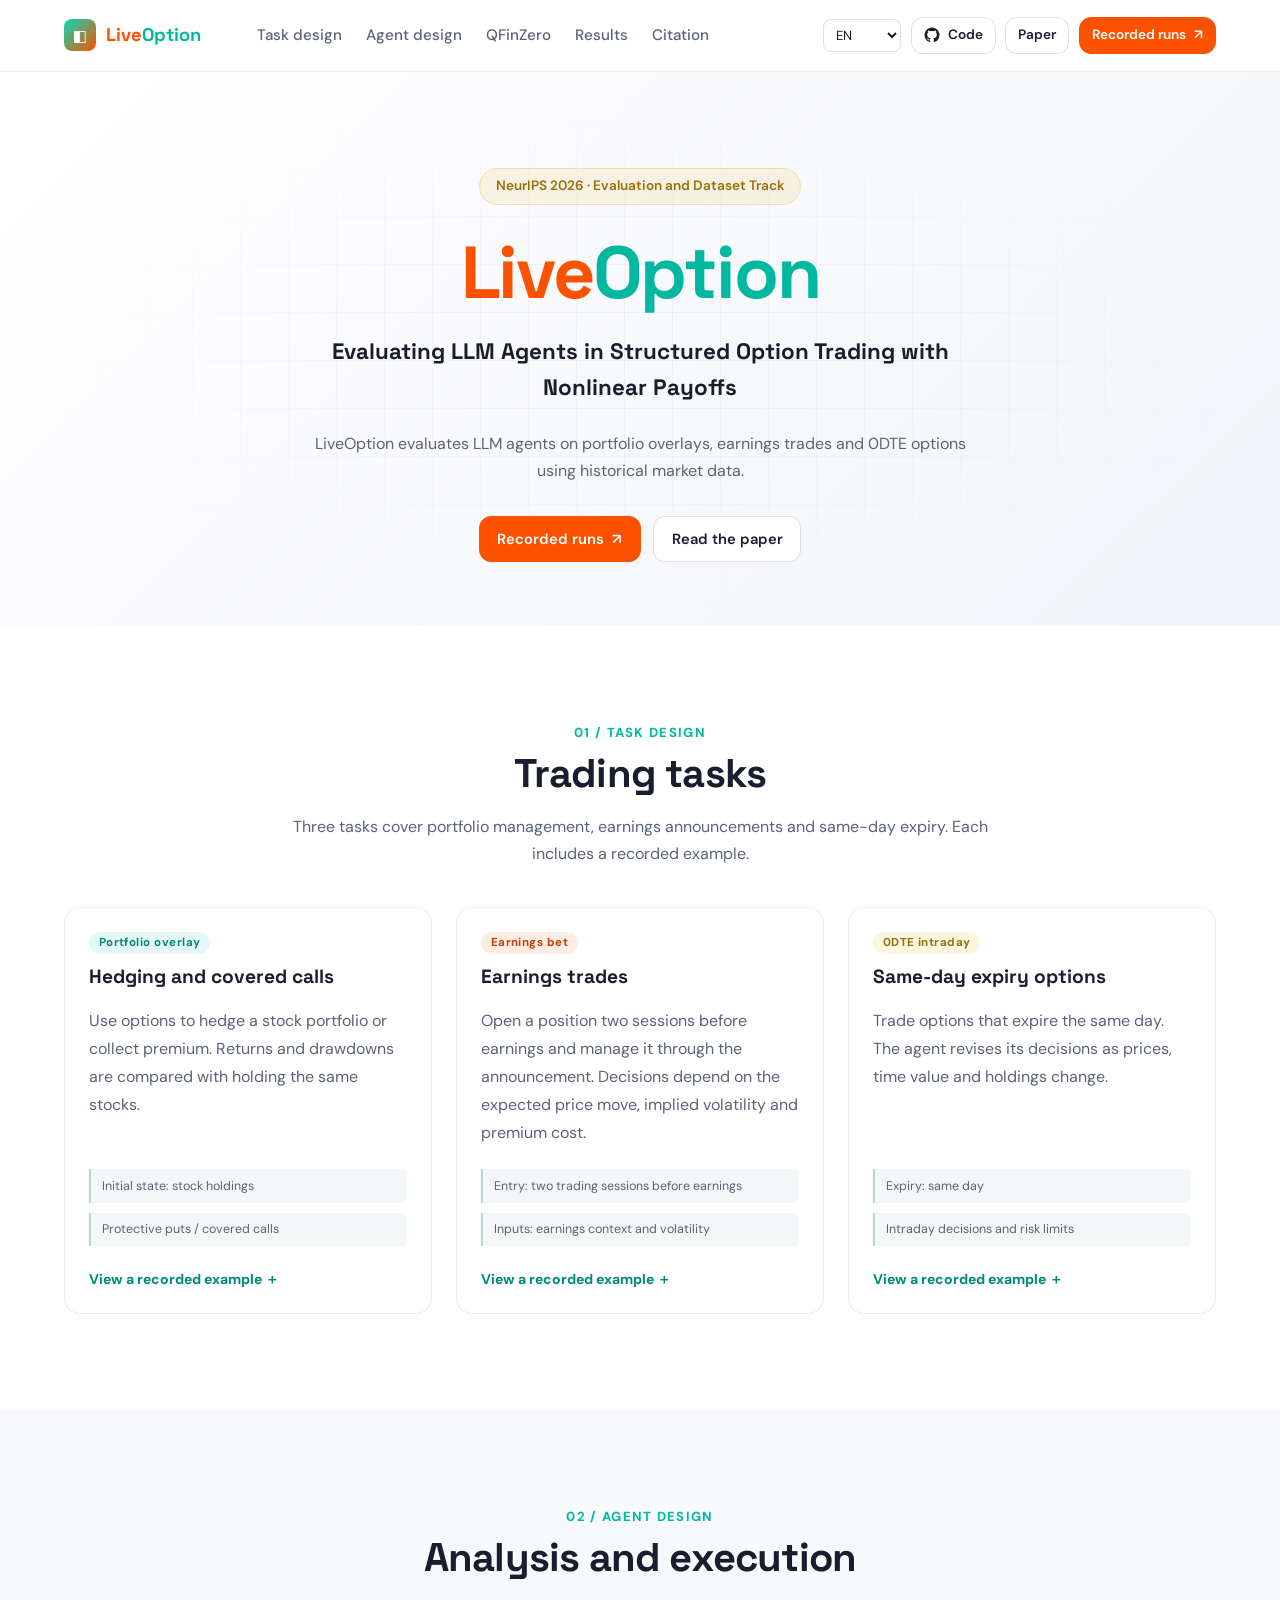
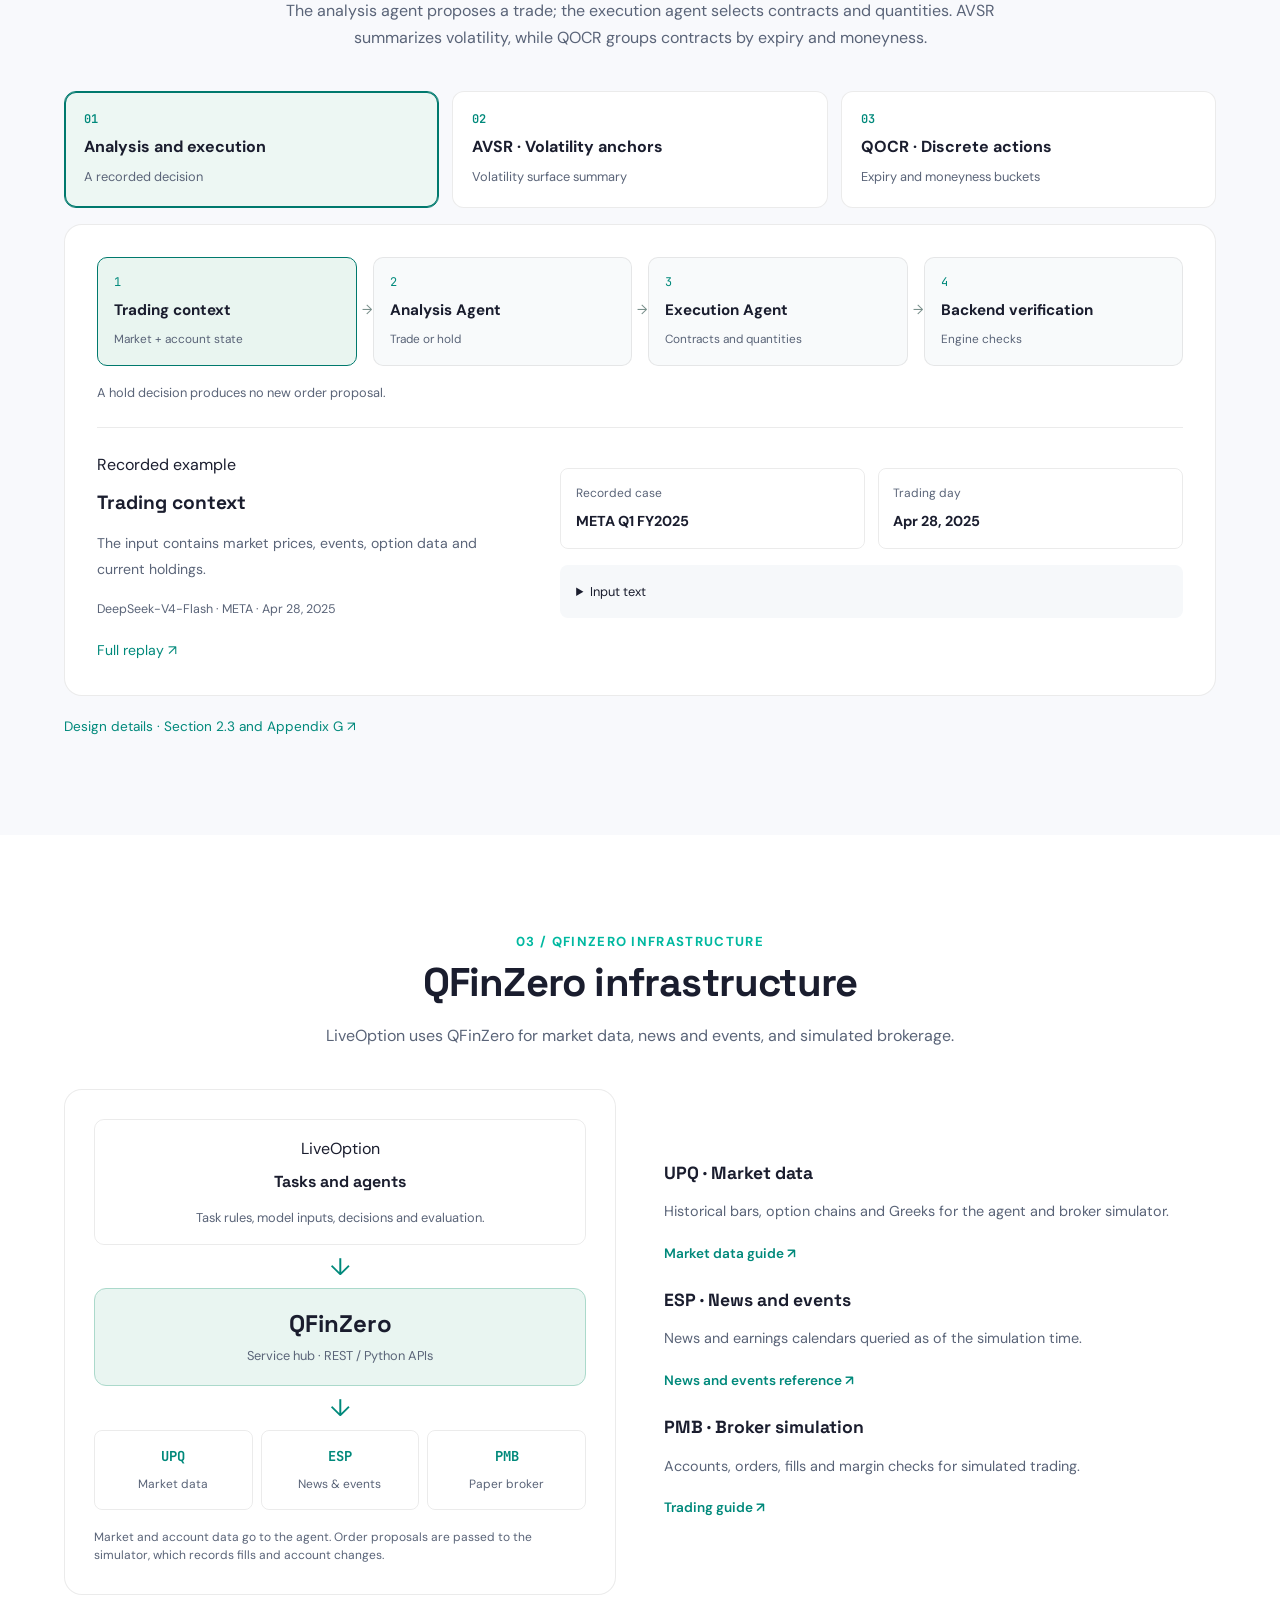
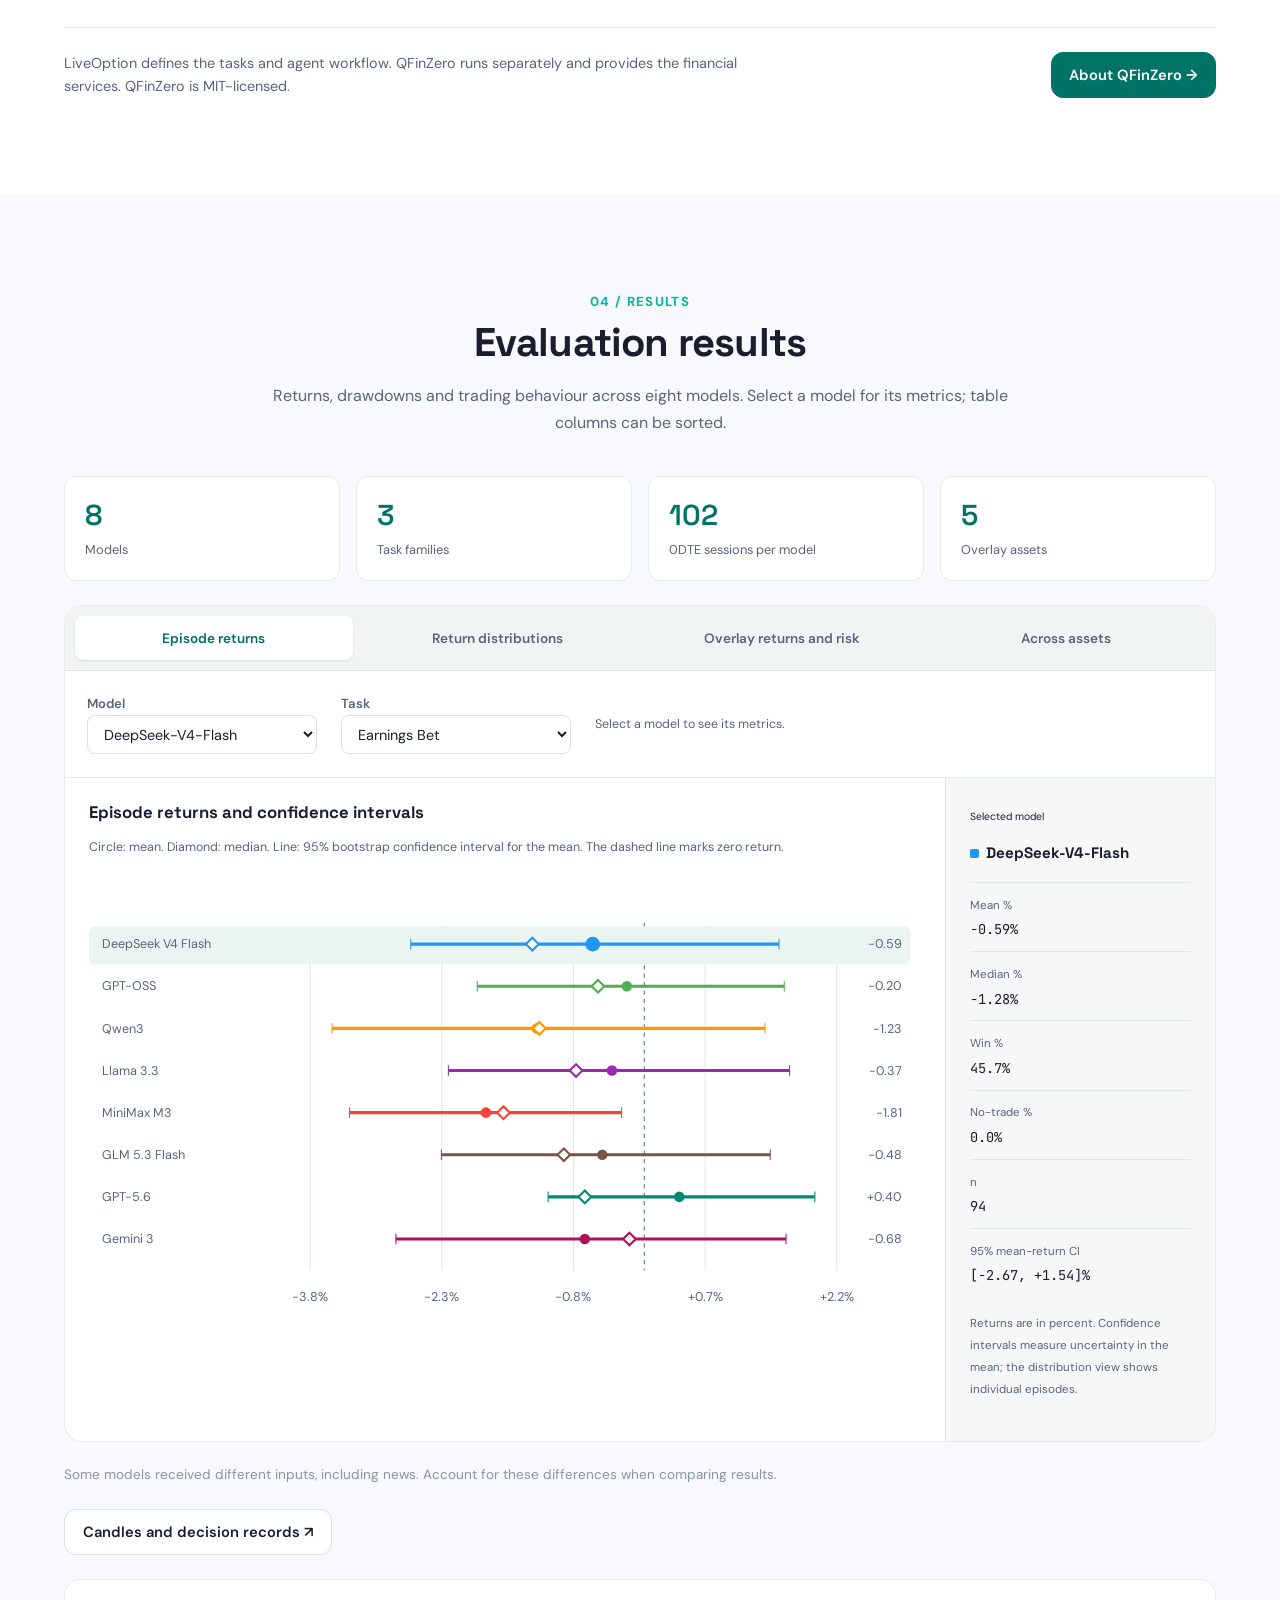
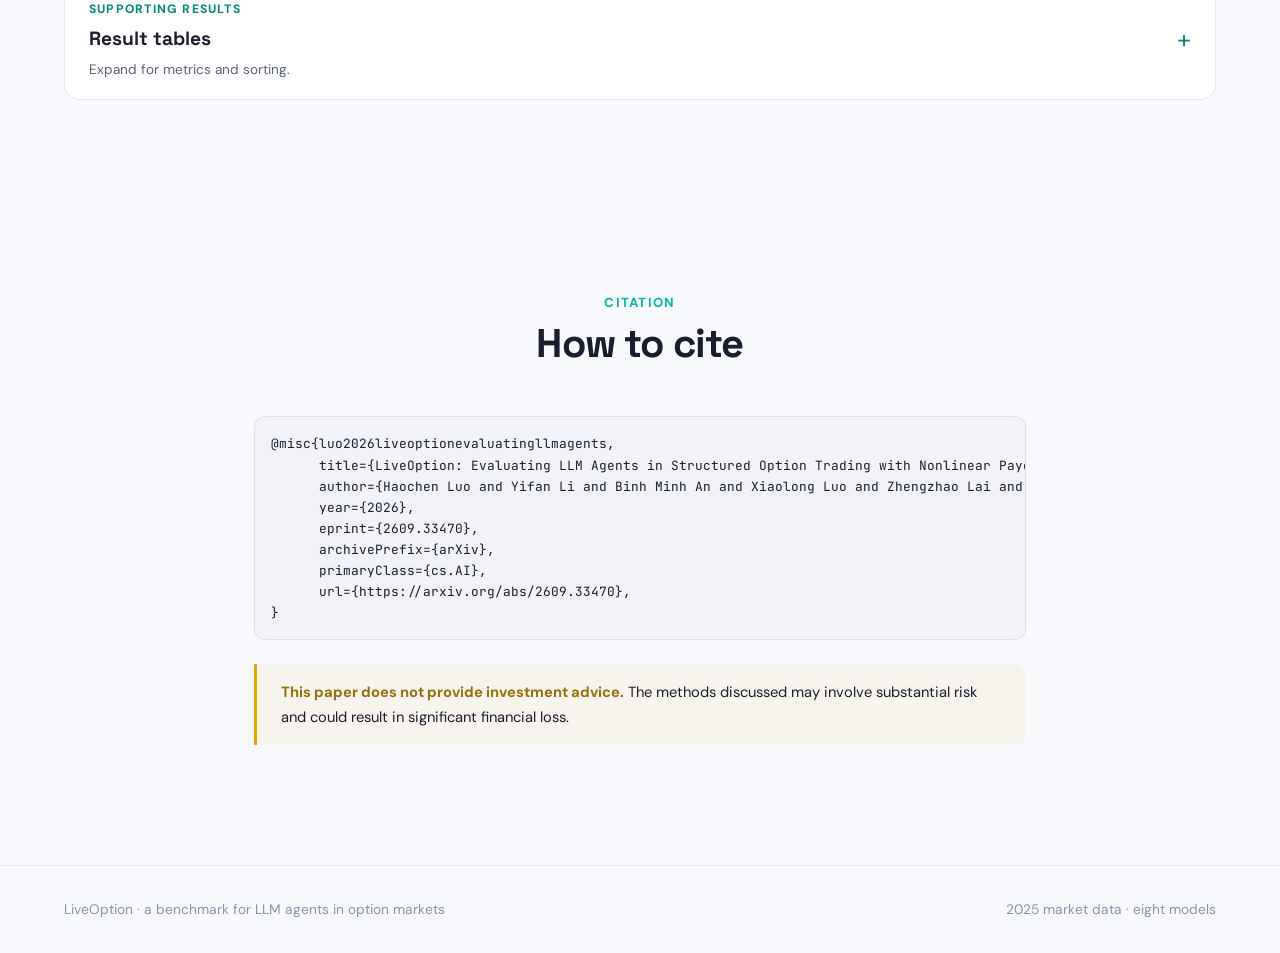
<file: index.html>
<!DOCTYPE html>
<html lang="en">
<head>
<meta charset="utf-8">
<meta name="viewport" content="width=device-width, initial-scale=1">
<title data-i18n="meta.homeTitle">LiveOption — Evaluating LLM Agents in Structured Option Trading</title>
<meta name="description" content="A benchmark for LLM agents in option markets: portfolio overlays, earnings events and 0DTE intraday trading, with interactive results and recorded model demos." data-i18n-content="meta.homeDescription">
<link rel="preconnect" href="https://fonts.googleapis.com">
<link rel="preconnect" href="https://fonts.gstatic.com" crossorigin>
<link href="https://fonts.googleapis.com/css2?family=Space+Grotesk:wght@500;600;700&family=DM+Sans:ital,opsz,wght@0,9..40,400;0,9..40,500;0,9..40,600;0,9..40,700&family=JetBrains+Mono:wght@400;500&display=swap" rel="stylesheet">
<script src="js/locales.js?v=13"></script>
<script src="js/i18n.js?v=3"></script>
<link rel="stylesheet" href="css/style.css?v=9">
</head>
<body>

<nav class="nav">
  <div class="container">
    <a class="brand" href="#top">
      <span class="mark">◧</span>
      <span><span class="lo-a">Live</span><span class="lo-b">Option</span></span>
    </a>
    <div class="nav-links">
      <a href="#tasks" data-i18n="layout.tasksNav">Task design</a>
      <a href="#agent-design" data-i18n="layout.agentNav">Agent design</a>
      <a href="#infrastructure">QFinZero</a>
      <a href="#results" data-i18n="layout.resultsNav">Results</a>
      <a href="#cite" data-i18n="nav.citation">Citation</a>
    </div>
    <div class="nav-actions">
      <select class="language-select" data-language-select aria-label="Language" data-i18n-aria-label="nav.language">
        <option value="en" lang="en">EN</option>
        <option value="cn" lang="zh-CN">中文</option>
        <option value="jp" lang="ja">日本語</option>
      </select>
      <a class="btn btn-sm" href="https://github.com/liveoption/LiveOption" target="_blank" rel="noopener" title="LiveOption on GitHub" aria-label="LiveOption source code on GitHub" data-i18n-title="nav.codeTitle" data-i18n-aria-label="nav.codeAria"><svg width="16" height="16" viewBox="0 0 24 24" fill="currentColor" aria-hidden="true"><path d="M12 .75a11.25 11.25 0 0 0-3.558 21.923c.563.105.773-.244.773-.543v-2.094c-3.14.682-3.803-1.332-3.803-1.332-.514-1.306-1.255-1.654-1.255-1.654-1.026-.701.078-.687.078-.687 1.134.08 1.73 1.165 1.73 1.165 1.008 1.727 2.644 1.228 3.29.94.102-.73.394-1.228.716-1.51-2.507-.286-5.143-1.254-5.143-5.581 0-1.233.44-2.24 1.164-3.03-.117-.286-.505-1.434.11-2.987 0 0 .949-.304 3.094 1.16A10.76 10.76 0 0 1 12 6.142c.956.005 1.919.13 2.817.38 2.144-1.465 3.092-1.16 3.092-1.16.617 1.553.229 2.701.112 2.987.724.79 1.163 1.797 1.163 3.03 0 4.339-2.64 5.292-5.155 5.572.405.35.766 1.042.766 2.1v3.08c0 .302.204.653.78.542A11.252 11.252 0 0 0 12 .75Z"/></svg><span data-i18n="nav.code">Code</span></a>
      <a class="btn btn-sm" href="https://arxiv.org/abs/2609.33470" target="_blank" rel="noopener"><span data-i18n="nav.paper">Paper</span></a>
      <a class="btn btn-sm btn-primary" href="demos.html" target="_blank" rel="noopener"><span data-i18n="nav.viewDemos">Recorded runs</span> <span aria-hidden="true">↗</span></a>
    </div>
  </div>
</nav>

<header class="hero" id="top">
  <div class="container">
    <div class="pill"><span data-i18n="hero.track">NeurIPS 2026 · Evaluation and Dataset Track</span></div>
    <h1><span class="a">Live</span><span class="b">Option</span></h1>
    <p class="tagline"><span data-i18n="hero.tagline">Evaluating LLM Agents in Structured Option Trading with Nonlinear Payoffs</span></p>
    <p class="lede">
      <span data-i18n="layout.hero">LiveOption evaluates LLM agents on portfolio overlays, earnings trades and 0DTE options using historical market data.</span>
    </p>
    <div class="hero-actions">
      <a class="btn btn-primary" href="demos.html" target="_blank" rel="noopener"><span data-i18n="hero.explore">Recorded runs</span> <span aria-hidden="true">↗</span></a>
      <a class="btn" href="https://arxiv.org/abs/2609.33470" target="_blank" rel="noopener"><span data-i18n="hero.readPaper">Read the paper</span></a>
    </div>


  </div>
</header>

<main>
<section id="tasks" class="design-section">
  <span id="overview" class="section-anchor"></span><span id="demos" class="section-anchor"></span>
  <div class="container">
    <div class="sec-head"><div class="eyebrow" data-i18n="layout.tasksEyebrow">01 / Task design</div><h2 data-i18n="layout.tasksTitle">Trading tasks</h2><p data-i18n="layout.tasksIntro">Three tasks cover portfolio management, earnings announcements and same-day expiry. Each includes a recorded example.</p></div>
    <div class="cards task-design-cards">
      <button class="card task-detail-card" type="button" data-scene="overlay" data-scene-view="example" aria-haspopup="dialog" aria-controls="scenario-guide" aria-labelledby="task-overlay-title">
        <span class="tag " data-i18n="task.overlay.name">Portfolio overlay</span>
        <span class="scenario-card-title" id="task-overlay-title" data-i18n="layout.overlayTitle">Hedging and covered calls</span>
        <span class="scenario-card-body" data-i18n="layout.overlayBody">Use options to hedge a stock portfolio or collect premium. Returns and drawdowns are compared with holding the same stocks.</span>
        <span class="task-facts"><span data-i18n="layout.overlayFact1">Initial state: stock holdings</span><span data-i18n="layout.overlayFact2">Protective puts / covered calls</span></span>
        <span class="demo-link" data-i18n="case.open">View a recorded example ＋</span>
      </button>
      <button class="card task-detail-card" type="button" data-scene="earnings" data-scene-view="example" aria-haspopup="dialog" aria-controls="scenario-guide" aria-labelledby="task-earnings-title">
        <span class="tag orange" data-i18n="task.earnings.name">Earnings bet</span>
        <span class="scenario-card-title" id="task-earnings-title" data-i18n="layout.earningsTitle">Earnings trades</span>
        <span class="scenario-card-body" data-i18n="layout.earningsBody">Open a position two sessions before earnings and manage it through the announcement. Decisions depend on the expected price move, implied volatility and premium cost.</span>
        <span class="task-facts"><span data-i18n="layout.earningsFact1">Entry: two trading sessions before earnings</span><span data-i18n="layout.earningsFact2">Inputs: earnings context and volatility</span></span>
        <span class="demo-link" data-i18n="case.open">View a recorded example ＋</span>
      </button>
      <button class="card task-detail-card" type="button" data-scene="0dte" data-scene-view="example" aria-haspopup="dialog" aria-controls="scenario-guide" aria-labelledby="task-0dte-title">
        <span class="tag gold" data-i18n="task.0dte.name">0DTE intraday</span>
        <span class="scenario-card-title" id="task-0dte-title" data-i18n="layout.0dteTitle">Same-day expiry options</span>
        <span class="scenario-card-body" data-i18n="layout.0dteBody">Trade options that expire the same day. The agent revises its decisions as prices, time value and holdings change.</span>
        <span class="task-facts"><span data-i18n="layout.0dteFact1">Expiry: same day</span><span data-i18n="layout.0dteFact2">Intraday decisions and risk limits</span></span>
        <span class="demo-link" data-i18n="case.open">View a recorded example ＋</span>
      </button>
    </div>
  </div>
</section>
<dialog class="scene-dialog" id="scenario-guide" aria-labelledby="scene-title">
  <div class="scene-shell">
    <header class="scene-header">
      <div><span class="eyebrow" id="scene-tag"></span><h2 id="scene-title"></h2></div>
      <div class="scene-header-actions">
        <select class="language-select" data-language-select aria-label="Language" data-i18n-aria-label="nav.language">
          <option value="en" lang="en">EN</option><option value="cn" lang="zh-CN">中文</option><option value="jp" lang="ja">日本語</option>
        </select>
        <button class="scene-close" type="button" data-close-scene aria-label="Close scenario guide" data-i18n-aria-label="scenes.close" autofocus>×</button>
      </div>
    </header>
    <div class="scene-content" id="scene-content"></div>
  </div>
</dialog>
<section id="agent-design" class="alt design-section">
  <span id="framework" class="section-anchor"></span>
  <div class="container">
    <div class="sec-head"><div class="eyebrow" data-i18n="layout.agentEyebrow">02 / Agent design</div><h2 data-i18n="layout.agentTitle">Analysis and execution</h2><p data-i18n="layout.agentIntro">The analysis agent proposes a trade; the execution agent selects contracts and quantities. AVSR summarizes volatility, while QOCR groups contracts by expiry and moneyness.</p></div>
    <div id="agent-explorer"><p role="status" data-i18n="replay.loading">Loading records…</p></div>
    <a class="agent-paper-link" href="https://arxiv.org/pdf/2609.33470#page=4" target="_blank" rel="noopener" data-i18n="agent.paper">Design details · Section 2.3 and Appendix G ↗</a>
  </div>
</section>
<section id="infrastructure" class="design-section">
  <div class="container">
    <div class="sec-head">
      <div class="eyebrow" data-i18n="layout.infraEyebrow">03 / QFinZero infrastructure</div>
      <h2 data-i18n="infra.title">QFinZero infrastructure</h2>
      <p data-i18n="infra.intro">LiveOption uses QFinZero for market data, news and events, and simulated brokerage.</p>
    </div>
    <div class="infra-layout">
      <div class="infra-flow" role="group" aria-label="LiveOption and QFinZero architecture" data-i18n-aria-label="infra.diagram">
        <div class="infra-layer"><span class="tag">LiveOption</span><h3 data-i18n="infra.agentTitle">Tasks and agents</h3><p data-i18n="infra.agentBody">Task rules, model inputs, decisions and evaluation.</p></div>
        <span class="infra-arrow" aria-hidden="true">↓</span>
        <div class="infra-hub"><strong>QFinZero</strong><span data-i18n="infra.hub">Service hub · REST / Python APIs</span></div>
        <span class="infra-arrow" aria-hidden="true">↓</span>
        <div class="infra-services">
          <div><code>UPQ</code><span data-i18n="infra.marketShort">Market data</span></div>
          <div><code>ESP</code><span data-i18n="infra.newsShort">News &amp; events</span></div>
          <div><code>PMB</code><span data-i18n="infra.brokerShort">Paper broker</span></div>
        </div>
        <p class="note" data-i18n="infra.flowNote">Market and account data go to the agent. Order proposals are passed to the simulator, which records fills and account changes.</p>
      </div>
      <div class="infra-description">
        <article><h3 data-i18n="infra.marketTitle">UPQ · Market data</h3><p data-i18n="infra.marketBody">Historical bars, option chains and Greeks for the agent and broker simulator.</p><a href="https://github.com/CityU-MLO/qfinzero/blob/main/docs/en/upq/agent-guide.md" target="_blank" rel="noopener" data-i18n="infra.marketDocs">Market data guide ↗</a></article>
        <article><h3 data-i18n="infra.newsTitle">ESP · News and events</h3><p data-i18n="infra.newsBody">News and earnings calendars queried as of the simulation time.</p><a href="https://github.com/CityU-MLO/qfinzero/blob/main/docs/en/esp/README.md" target="_blank" rel="noopener" data-i18n="infra.newsDocs">News and events reference ↗</a></article>
        <article><h3 data-i18n="infra.brokerTitle">PMB · Broker simulation</h3><p data-i18n="infra.brokerBody">Accounts, orders, fills and margin checks for simulated trading.</p><a href="https://github.com/CityU-MLO/qfinzero/blob/main/docs/en/pmb/agent-guide.md" target="_blank" rel="noopener" data-i18n="infra.brokerDocs">Trading guide ↗</a></article>
      </div>
    </div>
    <div class="infra-footer"><p data-i18n="infra.boundary">LiveOption defines the tasks and agent workflow. QFinZero runs separately and provides the financial services. QFinZero is MIT-licensed.</p><a class="btn btn-teal" href="qfinzero.html" data-i18n="qfz.details">About QFinZero →</a></div>
  </div>
</section>

<section id="results" class="alt design-section">
  <span id="visual-results" class="section-anchor"></span>
  <div class="container">
    <div class="sec-head"><div class="eyebrow" data-i18n="layout.resultsEyebrow">04 / Results</div><h2 data-i18n="layout.resultsTitle">Evaluation results</h2><p data-i18n="layout.resultsIntro">Returns, drawdowns and trading behaviour across eight models. Select a model for its metrics; table columns can be sorted.</p></div>
    <div id="visual-explorer"><p role="status" data-i18n="viz.loading">Loading benchmark figures…</p></div>
    <p class="note" data-i18n="viz.comparability">Some models received different inputs, including news. Account for these differences when comparing results.</p>
    <div class="viz-links"><a class="btn" href="demos.html?task=overlay&amp;scenario=overlay-qqq-hedge&amp;view=market" data-i18n="viz.replayLink">Candles and decision records ↗</a></div>
<div class="results-detail-wrap" id="result-tables">
  <div>
    <details class="results-details">
      <summary><span><span class="eyebrow"><span data-i18n="results.eyebrow">Supporting results</span></span><span class="results-title"><span data-i18n="results.title">Result tables</span></span><span class="note"><span data-i18n="results.expand">Expand for metrics and sorting.</span></span></span><span class="details-icon" aria-hidden="true">+</span></summary>
      <div class="results-content">
        <p class="note"><span data-i18n="results.intro">Click a column header to sort. Mean returns include 95% bootstrap intervals from 10,000 resamples.</span></p>

    <div class="controls">
      <div class="seg" id="task-seg"></div>
      <span class="note" id="task-note" style="margin:0"></span>
    </div>

    <div class="table-wrap">
      <table id="results-table">
        <thead><tr id="results-head"></tr></thead>
        <tbody id="results-body"></tbody>
      </table>
    </div>
    <div class="note" id="results-note"></div>

    <div class="callout" style="margin-top:2.5rem">
      <strong><span data-i18n="results.caveatTitle">Input differences</span></strong> <span data-i18n="results.caveat">GPT-5.6-Terra and Gemini-3-Flash used a separate gateway without news headlines in the earnings input. The other six models received headlines. This difference limits model comparisons.</span>
    </div>
      </div>
    </details>
  </div>
</div>  </div>
</section>
</main>
<section class="alt" id="cite">
  <div class="container narrow">
    <div class="sec-head">
      <div class="eyebrow"><span data-i18n="nav.citation">Citation</span></div>
      <h2><span data-i18n="citation.title">How to cite</span></h2>
    </div>
    <div class="cite" lang="en">@misc{luo2026liveoptionevaluatingllmagents,
      title={LiveOption: Evaluating LLM Agents in Structured Option Trading with Nonlinear Payoffs},
      author={Haochen Luo and Yifan Li and Binh Minh An and Xiaolong Luo and Zhengzhao Lai and Yuan Zhang and Chen Liu},
      year={2026},
      eprint={2609.33470},
      archivePrefix={arXiv},
      primaryClass={cs.AI},
      url={https://arxiv.org/abs/2609.33470},
}</div>
    <div class="callout" style="margin-top:1.5rem">
      <strong><span data-i18n="citation.disclaimerTitle">This paper does not provide investment advice.</span></strong> <span data-i18n="citation.disclaimer">The methods discussed may involve substantial risk and could result in significant financial loss.</span>
    </div>
  </div>
</section>

<footer>
  <div class="container">
    <div><span data-i18n="footer.home">LiveOption · a benchmark for LLM agents in option markets</span></div>
    <div><span data-i18n="footer.results">2025 market data · eight models</span></div>
  </div>
</footer>

<script src="js/scenes.js?v=5"></script>
<script src="js/case-preview.js?v=1"></script>
<script src="js/charts.js?v=4"></script>
<script src="js/results.js?v=4"></script>
<script src="js/homepage.js?v=2"></script>
<script src="js/agent-design.js?v=1"></script>
<!-- Default Statcounter code for LO https://liveoption.github.io/ -->
<script type="text/javascript">
var sc_project=13361926;
var sc_invisible=1;
var sc_security="5db59f12";
</script>
<script type="text/javascript"
src="https://www.statcounter.com/counter/counter.js" async></script>
<noscript><div class="statcounter"><a title="Web Analytics Made Easy -
Statcounter" href="https://statcounter.com/" target="_blank"><img
class="statcounter" src="https://c.statcounter.com/13361926/0/5db59f12/1/"
alt="Web Analytics Made Easy - Statcounter"
referrerPolicy="no-referrer-when-downgrade"></a></div></noscript>
<!-- End of Statcounter Code -->
</body>
</html>
</file>
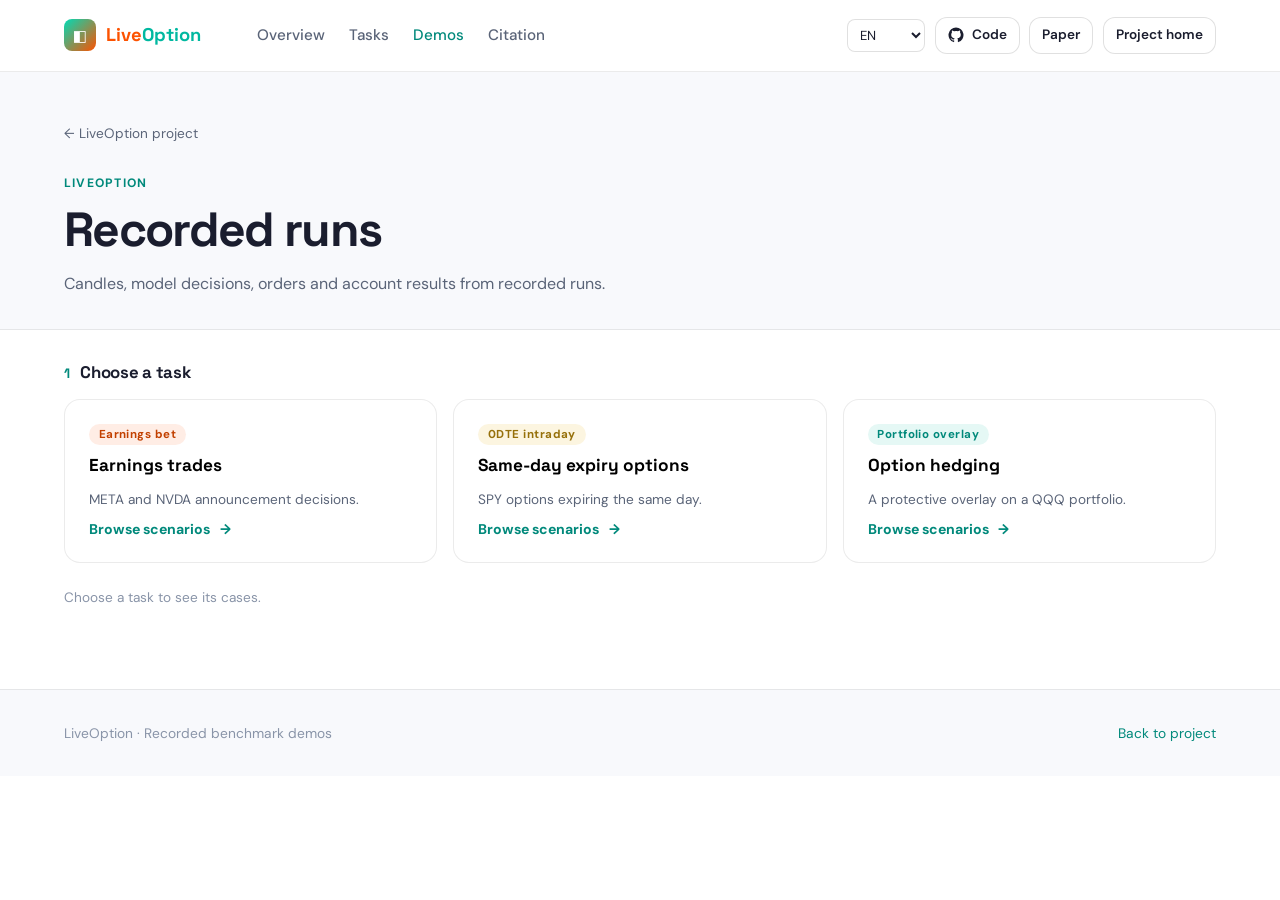
<file: demos.html>
<!DOCTYPE html>
<html lang="en">
<head>
<meta charset="utf-8">
<meta name="viewport" content="width=device-width, initial-scale=1">
<title data-i18n="meta.demoTitle">Recorded demos — LiveOption</title>
<meta name="description" content="Explore recorded LiveOption decisions by task: earnings events, 0DTE intraday trading and portfolio overlays." data-i18n-content="meta.demoDescription">
<link rel="preconnect" href="https://fonts.googleapis.com">
<link rel="preconnect" href="https://fonts.gstatic.com" crossorigin>
<link href="https://fonts.googleapis.com/css2?family=Space+Grotesk:wght@500;600;700&family=DM+Sans:ital,opsz,wght@0,9..40,400;0,9..40,500;0,9..40,600;0,9..40,700&family=JetBrains+Mono:wght@400;500&display=swap" rel="stylesheet">
<script src="js/locales.js?v=13"></script>
<script src="js/i18n.js?v=3"></script>
<link rel="stylesheet" href="css/style.css?v=9">
</head>

<body class="demos-page">
<nav class="nav">
  <div class="container">
    <a class="brand" href="index.html">
      <span class="mark">◧</span>
      <span><span class="lo-a">Live</span><span class="lo-b">Option</span></span>
    </a>
    <div class="nav-links">
      <a href="index.html#overview"><span data-i18n="nav.overview">Overview</span></a>
      <a href="index.html#tasks"><span data-i18n="nav.tasks">Tasks</span></a>
      <a href="demos.html" class="active" aria-current="page"><span data-i18n="nav.demos">Demos</span></a>
      <a href="index.html#cite"><span data-i18n="nav.citation">Citation</span></a>
    </div>
    <div class="nav-actions">
      <select class="language-select" data-language-select aria-label="Language" data-i18n-aria-label="nav.language">
        <option value="en" lang="en">EN</option>
        <option value="cn" lang="zh-CN">中文</option>
        <option value="jp" lang="ja">日本語</option>
      </select>
      <a class="btn btn-sm" href="https://github.com/liveoption/LiveOption" target="_blank" rel="noopener" title="LiveOption on GitHub" aria-label="LiveOption source code on GitHub" data-i18n-title="nav.codeTitle" data-i18n-aria-label="nav.codeAria"><svg width="16" height="16" viewBox="0 0 24 24" fill="currentColor" aria-hidden="true"><path d="M12 .75a11.25 11.25 0 0 0-3.558 21.923c.563.105.773-.244.773-.543v-2.094c-3.14.682-3.803-1.332-3.803-1.332-.514-1.306-1.255-1.654-1.255-1.654-1.026-.701.078-.687.078-.687 1.134.08 1.73 1.165 1.73 1.165 1.008 1.727 2.644 1.228 3.29.94.102-.73.394-1.228.716-1.51-2.507-.286-5.143-1.254-5.143-5.581 0-1.233.44-2.24 1.164-3.03-.117-.286-.505-1.434.11-2.987 0 0 .949-.304 3.094 1.16A10.76 10.76 0 0 1 12 6.142c.956.005 1.919.13 2.817.38 2.144-1.465 3.092-1.16 3.092-1.16.617 1.553.229 2.701.112 2.987.724.79 1.163 1.797 1.163 3.03 0 4.339-2.64 5.292-5.155 5.572.405.35.766 1.042.766 2.1v3.08c0 .302.204.653.78.542A11.252 11.252 0 0 0 12 .75Z"/></svg><span data-i18n="nav.code">Code</span></a>
      <a class="btn btn-sm" href="index.html#cite"><span data-i18n="nav.paper">Paper</span></a>
      <a class="btn btn-sm" href="index.html"><span data-i18n="nav.home">Project home</span></a>
    </div>
  </div>
</nav>
<main>
  <header class="demo-header">
    <div class="container">
      <a class="back-link" href="index.html"><span data-i18n="demo.back">← LiveOption project</span></a>
      <div class="eyebrow"><span data-i18n="demos.eyebrow">LiveOption</span></div>
      <h1><span data-i18n="demo.title">Recorded runs</span></h1>
      <p><span data-i18n="demo.intro">Candles, model decisions, orders and account results from recorded runs.</span></p>
    </div>
  </header>
  <section class="demo-browser" aria-label="Recorded demo browser" data-i18n-aria-label="demo.region">
    <div class="container">
      <h2 class="step-heading">1 <span><span data-i18n="demo.chooseTask">Choose a task</span></span></h2>
      <div class="demo-task-list" id="demo-tasks" aria-label="Task selection" data-i18n-aria-label="demo.taskSelection"></div>
      <p class="note" id="demo-status" role="status" aria-live="polite"><span data-i18n="demo.loading">Loading recorded demos…</span></p>
      <div class="pg demo-workspace" id="demo-workspace" hidden>
        <aside class="pg-side">
          <div class="panel">
            <h2 class="step-heading">2 <span><span data-i18n="demo.chooseScenario">Choose a scenario</span></span></h2>
            <div class="scenario-list" id="scenario-list" aria-label="Scenario selection" data-i18n-aria-label="demo.scenarioSelection"></div>
          </div>
          <details class="recording-note">
            <summary><span data-i18n="demo.about">About the records</span></summary>
            <p class="note"><span data-i18n="demo.aboutBody">Inputs can differ between models; the opening comparison marks these differences relative to the first model. Later decisions use each model’s own holdings. Only available records are shown.</span></p>
          </details>
        </aside>
        <div class="pg-main" aria-busy="false" id="demo-main">
          <div class="panel scenario-header">
            <div class="eyebrow" id="sc-task"></div>
            <h2 id="sc-title"><span data-i18n="demo.chooseScenario">Choose a scenario</span></h2>
            <p id="sc-blurb"></p>
            <div class="controls">
              <button class="btn btn-sm" id="toggle-prompt" aria-expanded="false" aria-controls="prompt-box"><span data-i18n="demo.showObservation">Input text</span></button>
            </div>
            <div class="prompt-box" id="prompt-box" hidden></div>
            <p class="note" id="sc-meta"></p>
          </div>
          <div class="replay-tabs seg" id="replay-tabs" role="group" aria-label="Demo views" data-i18n-aria-label="replay.views" hidden></div>
          <div id="replay-host" hidden></div>
          <div class="panel" id="opening-panel">
            <h2 class="answers-heading"><span data-i18n="demo.answers">Opening decisions</span></h2>
            <p class="note answers-intro"><span data-i18n="demo.answersIntro">Model reasoning, proposed option legs and the resulting order proposals.</span></p>
            <p class="note original-note" data-i18n="demo.original">Inputs, replies and order identifiers are shown in their original language.</p>
            <div class="answers" id="answers"></div>
          </div>
        </div>
      </div>
      <noscript><p>Enable JavaScript to browse the recorded demos.</p></noscript>
    </div>
  </section>
</main>
<footer><div class="container"><div><span data-i18n="footer.demo">LiveOption · Recorded benchmark demos</span></div><a href="index.html"><span data-i18n="footer.back">Back to project</span></a></div></footer>
<script src="js/playground.js?v=9"></script>
<script src="js/replay.js?v=9"></script>
<!-- Default Statcounter code for LO https://liveoption.github.io/ -->
<script type="text/javascript">
var sc_project=13361926;
var sc_invisible=1;
var sc_security="5db59f12";
</script>
<script type="text/javascript"
src="https://www.statcounter.com/counter/counter.js" async></script>
<noscript><div class="statcounter"><a title="Web Analytics Made Easy -
Statcounter" href="https://statcounter.com/" target="_blank"><img
class="statcounter" src="https://c.statcounter.com/13361926/0/5db59f12/1/"
alt="Web Analytics Made Easy - Statcounter"
referrerPolicy="no-referrer-when-downgrade"></a></div></noscript>
<!-- End of Statcounter Code -->
</body>
</html>
</file>
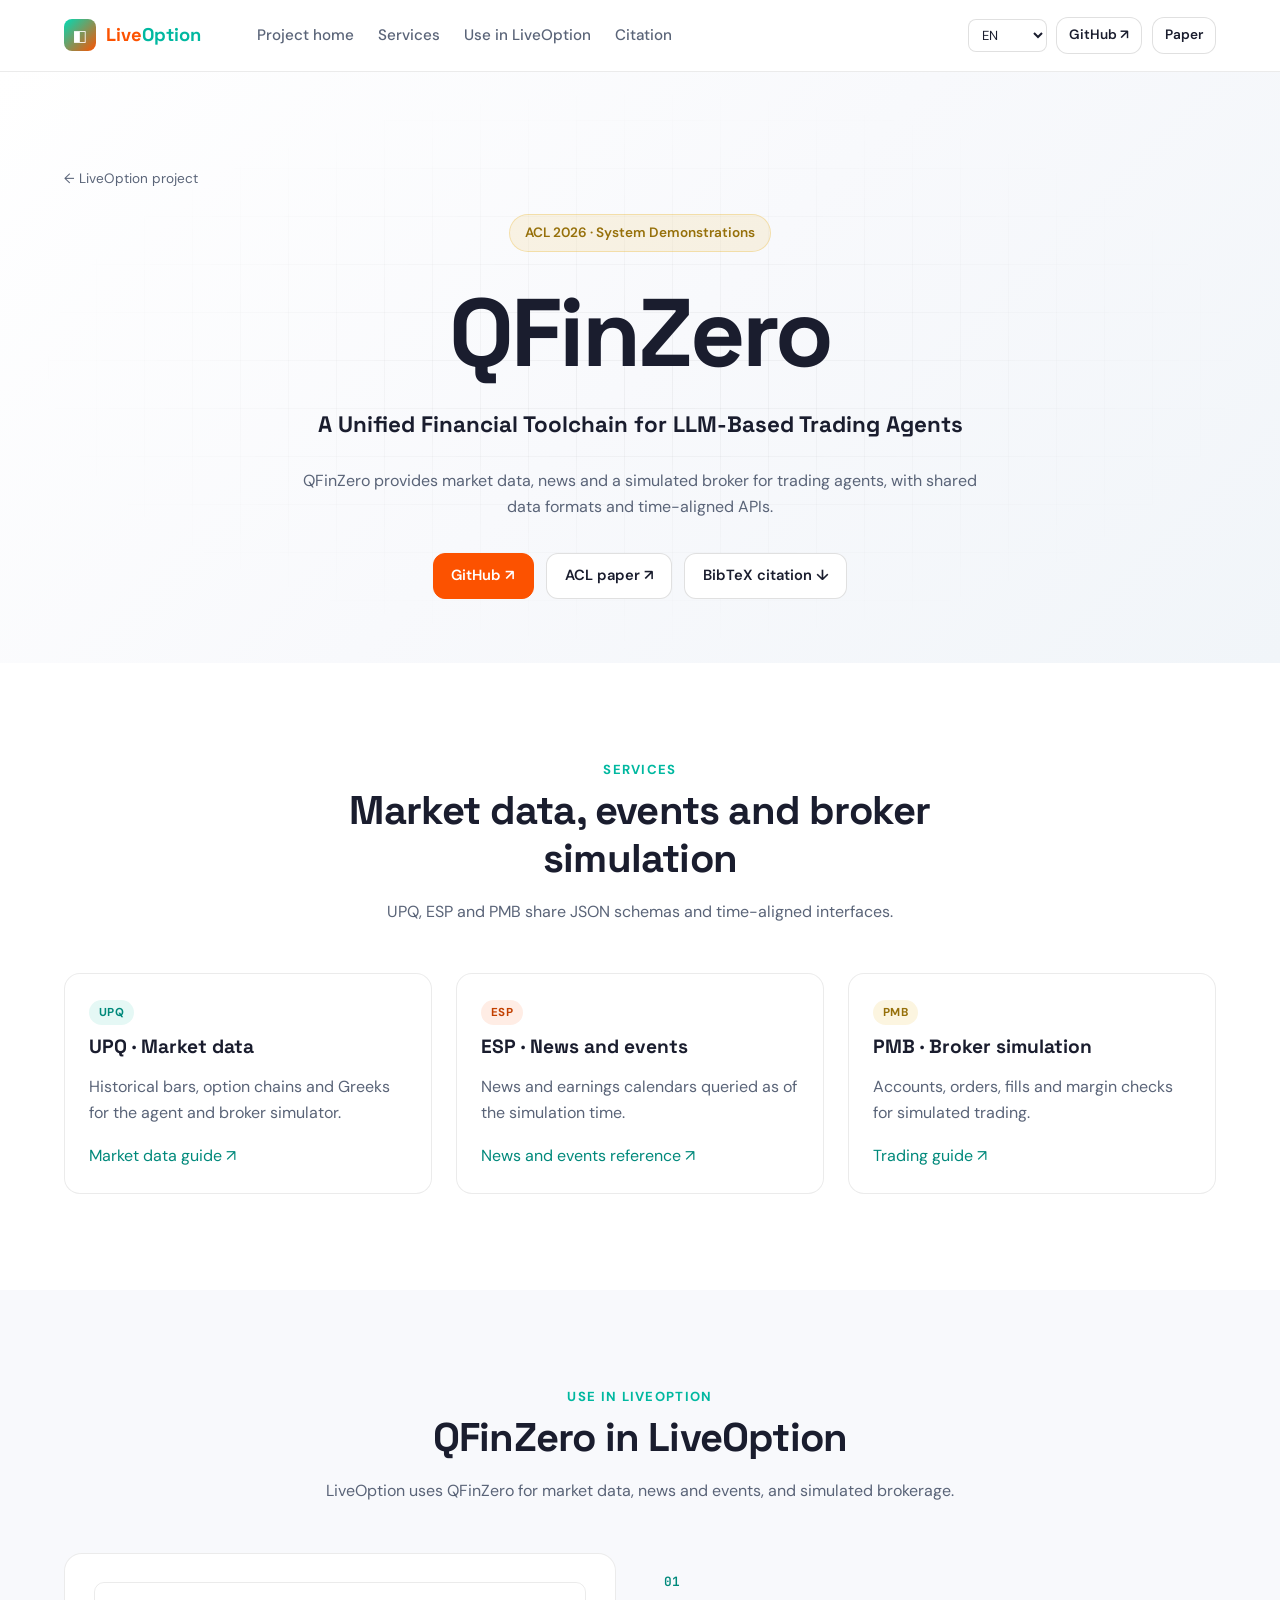
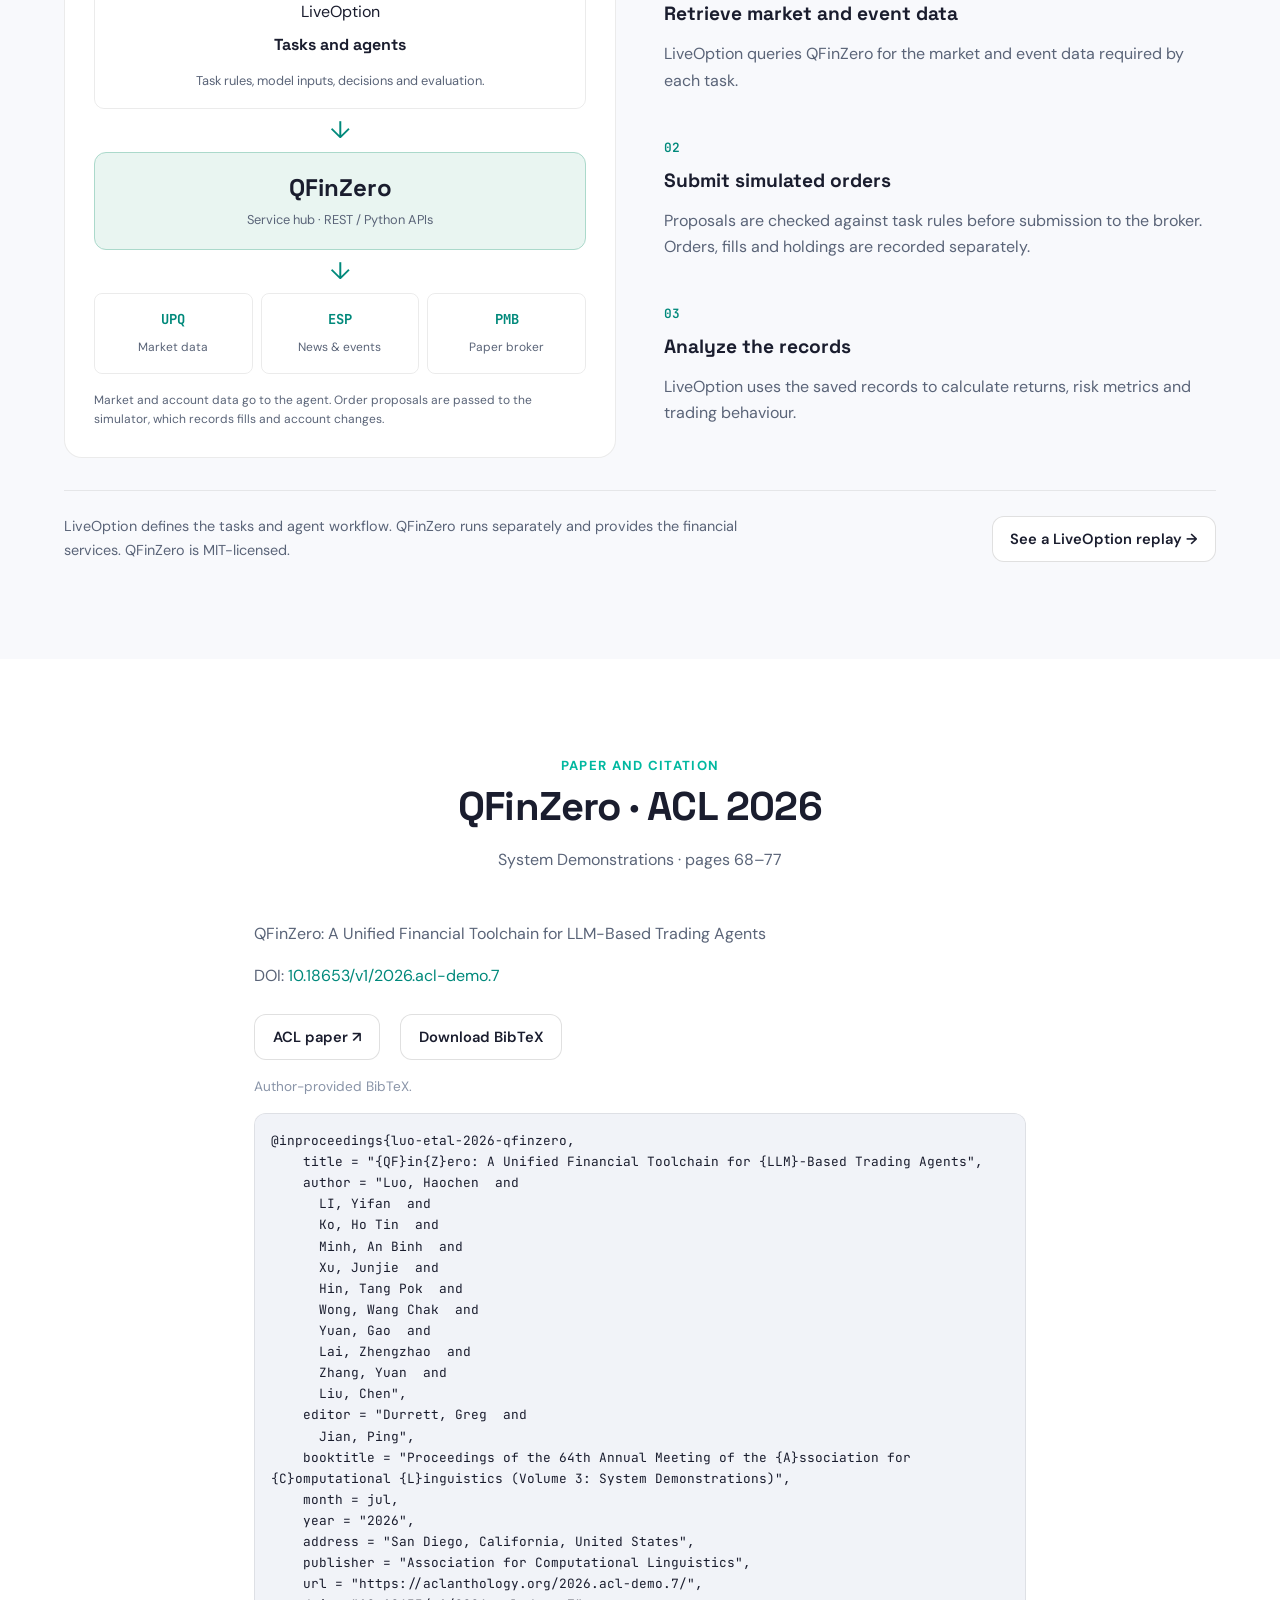
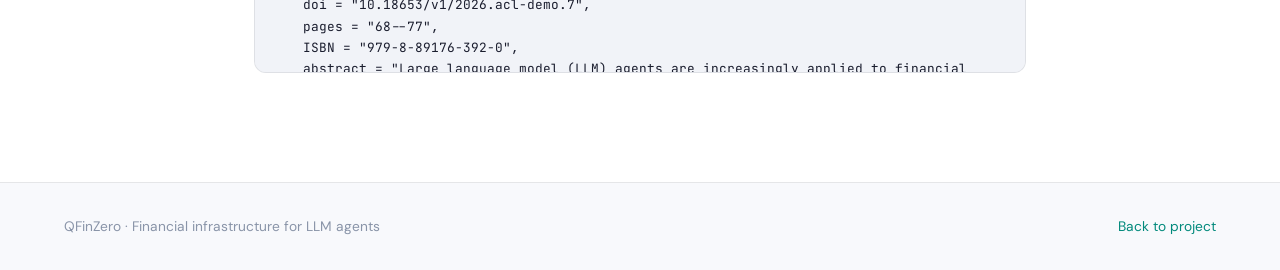
<file: qfinzero.html>
<!DOCTYPE html>
<html lang="en">
<head>
<meta charset="utf-8">
<meta name="viewport" content="width=device-width, initial-scale=1">
<title data-i18n="qfz.metaTitle">QFinZero — LiveOption infrastructure</title>
<meta name="description" content="QFinZero provides market data, news and events, and brokerage simulation for LLM trading agents. Explore its role in LiveOption, source code, paper and citation." data-i18n-content="qfz.metaDescription">
<link rel="preconnect" href="https://fonts.googleapis.com">
<link rel="preconnect" href="https://fonts.gstatic.com" crossorigin>
<link href="https://fonts.googleapis.com/css2?family=Space+Grotesk:wght@500;600;700&family=DM+Sans:ital,opsz,wght@0,9..40,400;0,9..40,500;0,9..40,600;0,9..40,700&family=JetBrains+Mono:wght@400;500&display=swap" rel="stylesheet">
<script src="js/locales.js?v=13"></script>
<script src="js/i18n.js?v=3"></script>
<link rel="stylesheet" href="css/style.css?v=9">
</head>
<body class="qfz-page">
<nav class="nav"><div class="container">
  <a class="brand" href="index.html"><span class="mark">◧</span><span><span class="lo-a">Live</span><span class="lo-b">Option</span></span></a>
  <div class="nav-links"><a href="index.html" data-i18n="nav.home">Project home</a><a href="#capabilities" data-i18n="qfz.capabilities">Services</a><a href="#integration" data-i18n="qfz.integration">Use in LiveOption</a><a href="#cite" data-i18n="nav.citation">Citation</a></div>
  <div class="nav-actions">
    <select class="language-select" data-language-select aria-label="Language" data-i18n-aria-label="nav.language"><option value="en" lang="en">EN</option><option value="cn" lang="zh-CN">中文</option><option value="jp" lang="ja">日本語</option></select>
    <a class="btn btn-sm" href="https://github.com/CityU-MLO/qfinzero" target="_blank" rel="noopener">GitHub ↗</a>
    <a class="btn btn-sm" href="https://aclanthology.org/2026.acl-demo.7/" target="_blank" rel="noopener" data-i18n="nav.paper">Paper</a>
  </div>
</div></nav>
<header class="hero qfz-hero"><div class="container">
  <a class="back-link" href="index.html#infrastructure" data-i18n="demo.back">← LiveOption project</a>
  <div class="pill" data-i18n="qfz.venue">ACL 2026 · System Demonstrations</div>
  <h1>QFinZero</h1>
  <p class="tagline" lang="en">A Unified Financial Toolchain for LLM-Based Trading Agents</p>
  <p class="lede" data-i18n="qfz.intro">QFinZero provides market data, news and a simulated broker for trading agents, with shared data formats and time-aligned APIs.</p>
  <div class="hero-actions"><a class="btn btn-primary" href="https://github.com/CityU-MLO/qfinzero" target="_blank" rel="noopener" data-i18n="qfz.code">GitHub ↗</a><a class="btn" href="https://aclanthology.org/2026.acl-demo.7/" target="_blank" rel="noopener" data-i18n="qfz.paper">ACL paper ↗</a><a class="btn" href="#cite" data-i18n="qfz.citation">BibTeX citation ↓</a></div>
</div></header>
<main>
<section id="capabilities"><div class="container">
  <div class="sec-head"><div class="eyebrow" data-i18n="qfz.capabilities">Services</div><h2 data-i18n="qfz.capabilityTitle">Market data, events and broker simulation</h2><p data-i18n="qfz.capabilityIntro">UPQ, ESP and PMB share JSON schemas and time-aligned interfaces.</p></div>
  <div class="cards">
    <article class="card"><span class="tag">UPQ</span><h3 data-i18n="infra.marketTitle">UPQ · Market data</h3><p data-i18n="infra.marketBody">Historical bars, option chains and Greeks for the agent and broker simulator.</p><a href="https://github.com/CityU-MLO/qfinzero/blob/main/docs/en/upq/agent-guide.md" target="_blank" rel="noopener" data-i18n="infra.marketDocs">Market data guide ↗</a></article>
    <article class="card"><span class="tag orange">ESP</span><h3 data-i18n="infra.newsTitle">ESP · News and events</h3><p data-i18n="infra.newsBody">News and earnings calendars queried as of the simulation time.</p><a href="https://github.com/CityU-MLO/qfinzero/blob/main/docs/en/esp/README.md" target="_blank" rel="noopener" data-i18n="infra.newsDocs">News and events reference ↗</a></article>
    <article class="card"><span class="tag gold">PMB</span><h3 data-i18n="infra.brokerTitle">PMB · Broker simulation</h3><p data-i18n="infra.brokerBody">Accounts, orders, fills and margin checks for simulated trading.</p><a href="https://github.com/CityU-MLO/qfinzero/blob/main/docs/en/pmb/agent-guide.md" target="_blank" rel="noopener" data-i18n="infra.brokerDocs">Trading guide ↗</a></article>
  </div>
</div></section>
<section class="alt" id="integration"><div class="container">
  <div class="sec-head"><div class="eyebrow" data-i18n="qfz.integration">Use in LiveOption</div><h2 data-i18n="qfz.integrationTitle">QFinZero in LiveOption</h2><p data-i18n="infra.intro">LiveOption uses QFinZero for market data, news and events, and simulated brokerage.</p></div>
  <div class="infra-layout">
    <div class="infra-flow" role="group" aria-label="LiveOption and QFinZero architecture" data-i18n-aria-label="infra.diagram">
      <div class="infra-layer"><span class="tag">LiveOption</span><h3 data-i18n="infra.agentTitle">Tasks and agents</h3><p data-i18n="infra.agentBody">Task rules, model inputs, decisions and evaluation.</p></div>
      <span class="infra-arrow" aria-hidden="true">↓</span><div class="infra-hub"><strong>QFinZero</strong><span data-i18n="infra.hub">Service hub · REST / Python APIs</span></div><span class="infra-arrow" aria-hidden="true">↓</span>
      <div class="infra-services"><div><code>UPQ</code><span data-i18n="infra.marketShort">Market data</span></div><div><code>ESP</code><span data-i18n="infra.newsShort">News &amp; events</span></div><div><code>PMB</code><span data-i18n="infra.brokerShort">Paper broker</span></div></div>
      <p class="note" data-i18n="infra.flowNote">Market and account data go to the agent. Order proposals are passed to the simulator, which records fills and account changes.</p>
    </div>
    <div class="qfz-steps"><article><span>01</span><h3 data-i18n="qfz.step1Title">Retrieve market and event data</h3><p data-i18n="qfz.step1Body">LiveOption queries QFinZero for the market and event data required by each task.</p></article><article><span>02</span><h3 data-i18n="qfz.step2Title">Submit simulated orders</h3><p data-i18n="qfz.step2Body">Proposals are checked against task rules before submission to the broker. Orders, fills and holdings are recorded separately.</p></article><article><span>03</span><h3 data-i18n="qfz.step3Title">Analyze the records</h3><p data-i18n="qfz.step3Body">LiveOption uses the saved records to calculate returns, risk metrics and trading behaviour.</p></article></div>
  </div>
  <div class="infra-footer"><p data-i18n="infra.boundary">LiveOption defines the tasks and agent workflow. QFinZero runs separately and provides the financial services. QFinZero is MIT-licensed.</p><a class="btn" href="demos.html?task=overlay&amp;scenario=overlay-qqq-hedge&amp;view=market" data-i18n="qfz.seeReplay">See a LiveOption replay →</a></div>
</div></section>
<section id="cite"><div class="container narrow">
  <div class="sec-head"><div class="eyebrow" data-i18n="qfz.paperSection">Paper and citation</div><h2 data-i18n="qfz.paperTitle">QFinZero · ACL 2026</h2><p data-i18n="qfz.paperMeta">System Demonstrations · pages 68–77</p></div>
  <p lang="en">QFinZero: A Unified Financial Toolchain for LLM-Based Trading Agents</p>
  <p class="qfz-doi">DOI: <a href="https://doi.org/10.18653/v1/2026.acl-demo.7" target="_blank" rel="noopener">10.18653/v1/2026.acl-demo.7</a></p>
  <div class="viz-links"><a class="btn" href="https://aclanthology.org/2026.acl-demo.7/" target="_blank" rel="noopener" data-i18n="qfz.paper">ACL paper ↗</a><a class="btn" href="data/citations/qfinzero.bib" download="qfinzero.bib" data-i18n="qfz.downloadCitation">Download BibTeX</a></div>
  <p class="note" data-i18n="qfz.citationNote">Author-provided BibTeX.</p>
  <pre class="cite qfz-citation" id="qfz-citation" lang="en" tabindex="0"><span data-i18n="qfz.citationLoading">Loading citation…</span></pre>
</div></section>
</main>
<footer><div class="container"><div data-i18n="qfz.footer">QFinZero · Financial infrastructure for LLM agents</div><a href="index.html#infrastructure" data-i18n="footer.back">Back to project</a></div></footer>
<script src="js/qfinzero.js?v=1"></script>
<!-- Default Statcounter code for LO https://liveoption.github.io/ -->
<script type="text/javascript">
var sc_project=13361926;
var sc_invisible=1;
var sc_security="5db59f12";
</script>
<script type="text/javascript" src="https://www.statcounter.com/counter/counter.js" async></script>
<noscript><div class="statcounter"><a title="Web Analytics Made Easy - Statcounter" href="https://statcounter.com/" target="_blank"><img class="statcounter" src="https://c.statcounter.com/13361926/0/5db59f12/1/" alt="Web Analytics Made Easy - Statcounter" referrerPolicy="no-referrer-when-downgrade"></a></div></noscript>
<!-- End of Statcounter Code -->
</body>
</html>
</file>
<file: css/style.css>
/* LiveOption project site.
   Palette and type follow the AlphaBench project page so the two read as one
   body of work: teal primary, orange secondary, Space Grotesk headings over
   DM Sans body. The option-specific additions are the call/put pair and the
   per-model series colours, which are the manuscript's own figure colours so
   a model keeps one colour across the paper and the site. */

:root {
  --primary: #00B8A0;
  --primary-light: #00DBB6;
  --primary-dark: #00897B;
  --secondary: #FC5200;
  --gold: #E5A800;

  --bg: #FFFFFF;
  --bg-2: #F8F9FC;
  --bg-3: #F1F3F8;
  --bg-card: rgba(255, 255, 255, 0.95);
  --border: rgba(0, 0, 0, 0.08);
  --border-2: rgba(0, 0, 0, 0.12);

  --text: #1A1D2E;
  --text-2: #5A6478;
  --muted: #8994A8;

  /* Calls read green and puts red throughout, in the figures and here. */
  --call: #27AE60;
  --put: #E74C3C;

  --font-head: 'Space Grotesk', system-ui, -apple-system, sans-serif;
  --font-body: 'DM Sans', system-ui, -apple-system, sans-serif;
  --font-mono: 'JetBrains Mono', ui-monospace, 'SF Mono', Menlo, monospace;

  --r-sm: 8px;
  --r-md: 12px;
  --r-lg: 16px;
  --r-xl: 24px;
  --r-full: 9999px;

  --sp-xs: 0.5rem;
  --sp-sm: 1rem;
  --sp-md: 1.5rem;
  --sp-lg: 2rem;
  --sp-xl: 3rem;
  --sp-2xl: 4rem;
  --sp-3xl: 6rem;

  --shadow-sm: 0 1px 3px rgba(0,0,0,.08), 0 1px 2px rgba(0,0,0,.04);
  --shadow-md: 0 4px 6px rgba(0,0,0,.07), 0 2px 4px rgba(0,0,0,.04);
  --shadow-lg: 0 10px 25px rgba(0,0,0,.10), 0 4px 10px rgba(0,0,0,.05);
  --glow: 0 0 40px rgba(0,184,160,.12);

  --nav-h: 72px;
  --container: 1200px;
  --t-fast: 150ms ease;
  --t: 250ms ease;
}

* { box-sizing: border-box; }
[hidden] { display: none !important; }
button, a { -webkit-tap-highlight-color: transparent; }
button:focus-visible, a:focus-visible, summary:focus-visible { outline: 3px solid var(--primary); outline-offset: 4px; }

html { scroll-behavior: smooth; scroll-padding-top: calc(var(--nav-h) + 16px); }

body {
  margin: 0;
  font-family: var(--font-body);
  color: var(--text);
  background: var(--bg);
  line-height: 1.65;
  -webkit-font-smoothing: antialiased;
}

h1, h2, h3, h4 { font-family: var(--font-head); line-height: 1.2; margin: 0 0 var(--sp-sm); }
h2 { font-size: clamp(1.8rem, 3.5vw, 2.5rem); letter-spacing: -0.02em; }
h3 { font-size: 1.2rem; }
p { margin: 0 0 var(--sp-sm); color: var(--text-2); }
a { color: var(--primary-dark); text-decoration: none; }
a:hover { text-decoration: underline; }
code, .mono { font-family: var(--font-mono); font-size: 0.86em; }

.container { max-width: var(--container); margin: 0 auto; padding: 0 var(--sp-md); }
.narrow { max-width: 820px; }

/* ── navigation ─────────────────────────────────────────────── */
.nav {
  position: sticky; top: 0; z-index: 100; height: var(--nav-h);
  display: flex; align-items: center;
  background: rgba(255,255,255,.88);
  backdrop-filter: saturate(180%) blur(12px);
  border-bottom: 1px solid var(--border);
}
.nav .container { display: flex; align-items: center; gap: var(--sp-md); width: 100%; }
.brand { display: flex; align-items: center; gap: .6rem; font-family: var(--font-head); font-weight: 700; font-size: 1.15rem; color: var(--text); }
.brand:hover { text-decoration: none; }
.brand .mark {
  width: 32px; height: 32px; border-radius: var(--r-sm);
  background: linear-gradient(135deg, var(--primary-light), var(--secondary));
  display: grid; place-items: center; color: #fff; font-size: .95rem;
}
.brand .lo-a { color: var(--secondary); }
.brand .lo-b { color: var(--primary); }
.nav-links { display: flex; gap: var(--sp-md); margin-left: var(--sp-lg); }
.nav-links a { color: var(--text-2); font-size: .95rem; font-weight: 500; }
.nav-links a:hover, .nav-links a.active { color: var(--primary-dark); text-decoration: none; }
.nav-actions { margin-left: auto; display: flex; gap: .6rem; }
.nav-actions .btn { white-space: nowrap; }

.btn {
  display: inline-flex; align-items: center; gap: .5rem;
  padding: .62rem 1.1rem; border-radius: var(--r-md);
  font-family: var(--font-body); font-weight: 600; font-size: .92rem;
  border: 1px solid var(--border-2); background: #fff; color: var(--text);
  cursor: pointer; transition: all var(--t-fast); text-decoration: none;
}
.btn:hover { box-shadow: var(--shadow-md); transform: translateY(-1px); text-decoration: none; }
.btn-primary { background: var(--secondary); border-color: var(--secondary); color: #fff; }
.btn-primary:hover { background: #e04a00; }
.btn-teal { background: var(--primary); border-color: var(--primary); color: #fff; }
.btn-teal:hover { background: var(--primary-dark); }
.btn:disabled { opacity: .5; cursor: not-allowed; transform: none; box-shadow: none; }
.btn-sm { padding: .4rem .75rem; font-size: .85rem; }

/* ── hero ───────────────────────────────────────────────────── */
.hero {
  padding: var(--sp-3xl) 0 var(--sp-2xl);
  background: linear-gradient(135deg, #FFFFFF 0%, #F8F9FC 50%, #F1F5F9 100%);
  text-align: center; position: relative; overflow: hidden;
}
.hero::before {
  content: ''; position: absolute; inset: 0;
  background-image: linear-gradient(var(--border) 1px, transparent 1px),
                    linear-gradient(90deg, var(--border) 1px, transparent 1px);
  background-size: 48px 48px; opacity: .5;
  mask-image: radial-gradient(ellipse at center, #000 10%, transparent 70%);
}
.hero > * { position: relative; }
.pill {
  display: inline-flex; align-items: center; gap: .45rem;
  padding: .4rem .95rem; border-radius: var(--r-full);
  background: rgba(229,168,0,.1); border: 1px solid rgba(229,168,0,.25);
  color: #96700a; font-size: .85rem; font-weight: 600; margin-bottom: var(--sp-md);
}
.hero h1 {
  font-size: clamp(2.8rem, 7vw, 4.6rem); letter-spacing: -0.03em; margin-bottom: var(--sp-sm);
}
.hero h1 .a { color: var(--secondary); }
.hero h1 .b { color: var(--primary); }
.hero .tagline {
  font-family: var(--font-head); font-weight: 700; color: var(--text);
  font-size: clamp(1.05rem, 2.4vw, 1.4rem); max-width: 720px; margin: 0 auto var(--sp-md);
}
.hero .lede { max-width: 680px; margin: 0 auto var(--sp-lg); }
.hero-actions { display: flex; gap: .75rem; justify-content: center; flex-wrap: wrap; }

.stat-strip {
  display: grid; grid-template-columns: repeat(auto-fit, minmax(140px, 1fr));
  gap: var(--sp-sm); margin-top: var(--sp-2xl);
}
.stat { text-align: center; padding: var(--sp-sm); }
.stat .n { font-family: var(--font-head); font-size: 1.9rem; font-weight: 700; color: var(--primary-dark); }
.stat .l { font-size: .82rem; color: var(--muted); text-transform: uppercase; letter-spacing: .06em; }

/* ── sections ───────────────────────────────────────────────── */
section { padding: var(--sp-3xl) 0; }
section.alt { background: var(--bg-2); }
.sec-head { text-align: center; max-width: 760px; margin: 0 auto var(--sp-xl); }
.sec-head .eyebrow {
  color: var(--primary); font-weight: 700; font-size: .82rem;
  text-transform: uppercase; letter-spacing: .1em; margin-bottom: .4rem;
}

.cards { display: grid; grid-template-columns: repeat(auto-fit, minmax(280px, 1fr)); gap: var(--sp-md); }
.card {
  background: var(--bg-card); border: 1px solid var(--border);
  border-radius: var(--r-lg); padding: var(--sp-md);
  transition: all var(--t); position: relative; overflow: hidden;
}
.card:hover { box-shadow: var(--shadow-lg); transform: translateY(-2px); border-color: var(--border-2); }
.card .tag {
  display: inline-block; padding: .2rem .6rem; border-radius: var(--r-full);
  font-size: .72rem; font-weight: 700; letter-spacing: .04em;
  background: rgba(0,184,160,.1); color: var(--primary-dark); margin-bottom: .6rem;
}
.card .tag.orange { background: rgba(252,82,0,.1); color: #c24000; }
.card .tag.gold { background: rgba(229,168,0,.12); color: #96700a; }
.card p:last-child { margin-bottom: 0; }

/* ── tables ─────────────────────────────────────────────────── */
.table-wrap { overflow-x: auto; border: 1px solid var(--border); border-radius: var(--r-lg); background: #fff; }
table { width: 100%; border-collapse: collapse; font-size: .9rem; }
th, td { padding: .6rem .75rem; text-align: right; white-space: nowrap; }
th:first-child, td:first-child { text-align: left; }
thead th {
  background: var(--bg-3); font-family: var(--font-head); font-weight: 600;
  font-size: .8rem; color: var(--text-2); text-transform: uppercase; letter-spacing: .04em;
  position: sticky; top: 0; cursor: pointer; user-select: none;
}
thead th:hover { color: var(--primary-dark); }
thead th .arrow { opacity: .35; font-size: .7em; margin-left: .25rem; }
thead th.sorted .arrow { opacity: 1; color: var(--primary); }
tbody tr { border-top: 1px solid var(--border); }
tbody tr:hover { background: var(--bg-2); }
td.num { font-variant-numeric: tabular-nums; }
.pos { color: #1e8e5a; }
.neg { color: #c0392b; }
.model-cell { display: flex; align-items: center; gap: .5rem; font-weight: 600; }
.swatch { width: 10px; height: 10px; border-radius: 3px; flex: none; }

.controls { display: flex; gap: .6rem; flex-wrap: wrap; align-items: center; margin-bottom: var(--sp-md); }
.seg { display: inline-flex; background: var(--bg-3); border-radius: var(--r-md); padding: 3px; }
.seg button {
  border: 0; background: none; padding: .45rem .9rem; border-radius: var(--r-sm);
  font-family: var(--font-body); font-weight: 600; font-size: .88rem;
  color: var(--text-2); cursor: pointer; transition: all var(--t-fast);
}
.seg button.on { background: #fff; color: var(--primary-dark); box-shadow: var(--shadow-sm); }

.note {
  font-size: .85rem; color: var(--muted); margin-top: .75rem; line-height: 1.55;
}
.callout {
  border-left: 3px solid var(--gold); background: rgba(229,168,0,.06);
  padding: var(--sp-sm) var(--sp-md); border-radius: 0 var(--r-md) var(--r-md) 0;
  margin: var(--sp-md) 0; font-size: .92rem;
}
.callout strong { color: #96700a; }
.callout.teal { border-left-color: var(--primary); background: rgba(0,184,160,.06); }
.callout.teal strong { color: var(--primary-dark); }

/* ── figures ────────────────────────────────────────────────── */
figure { margin: var(--sp-lg) 0; }
figure img { width: 100%; border: 1px solid var(--border); border-radius: var(--r-lg); background: #fff; }
figcaption { font-size: .85rem; color: var(--muted); margin-top: .6rem; text-align: center; }

.chart { width: 100%; }
.chart text { font-family: var(--font-body); }

/* ── playground ─────────────────────────────────────────────── */
.pg { display: grid; grid-template-columns: 320px 1fr; gap: var(--sp-md); align-items: start; }
@media (max-width: 900px) { .pg { grid-template-columns: 1fr; } }

.pg-side { position: sticky; top: calc(var(--nav-h) + 16px); display: grid; gap: var(--sp-sm); }
.pg-main { min-width: 0; }
.panel { background: #fff; border: 1px solid var(--border); border-radius: var(--r-lg); padding: var(--sp-md); }
.panel h3 { font-size: 1rem; margin-bottom: .75rem; }

label { display: block; font-size: .82rem; font-weight: 600; color: var(--text-2); margin-bottom: .3rem; }
input[type=text], input[type=password], select, textarea {
  width: 100%; padding: .55rem .7rem; border: 1px solid var(--border-2);
  border-radius: var(--r-sm); font-family: var(--font-body); font-size: .9rem;
  background: #fff; color: var(--text);
}
input:focus, select:focus, textarea:focus { outline: 2px solid rgba(0,184,160,.35); border-color: var(--primary); }
.field { margin-bottom: .8rem; }
.field .hint { font-size: .76rem; color: var(--muted); margin-top: .25rem; }

.scenario-list { display: grid; gap: .5rem; }
.scenario {
  text-align: left; border: 1px solid var(--border); background: #fff;
  border-radius: var(--r-md); padding: .7rem .85rem; cursor: pointer;
  transition: all var(--t-fast); font-family: var(--font-body);
}
.scenario:hover { border-color: var(--primary); }
.scenario.on { border-color: var(--primary); background: rgba(0,184,160,.05); box-shadow: var(--glow); }
.scenario .t { font-weight: 700; font-size: .92rem; }
.scenario .s { font-size: .78rem; color: var(--muted); }

.prompt-box {
  font-family: var(--font-mono); font-size: .78rem; line-height: 1.5;
  background: var(--bg-3); border: 1px solid var(--border);
  border-radius: var(--r-md); padding: var(--sp-sm);
  max-height: 420px; overflow: auto; white-space: pre-wrap; word-break: break-word;
}
.answers { display: grid; gap: .6rem; }
.answer {
  border: 1px solid var(--border); border-radius: var(--r-md);
  padding: .7rem .85rem; background: #fff;
}
.answer.mine { border-color: var(--secondary); background: rgba(252,82,0,.04); }
.answer .who { display: flex; align-items: center; gap: .5rem; font-weight: 700; font-size: .9rem; margin-bottom: .35rem; }
.answer .who .badge {
  font-size: .68rem; font-weight: 700; padding: .1rem .45rem; border-radius: var(--r-full);
  background: var(--bg-3); color: var(--text-2); letter-spacing: .03em;
}
.legs { display: grid; gap: .25rem; margin-top: .4rem; }
.leg {
  display: flex; align-items: center; gap: .5rem; font-family: var(--font-mono);
  font-size: .78rem; padding: .25rem .5rem; border-radius: var(--r-sm); background: var(--bg-2);
}
.leg .side { font-weight: 700; min-width: 2.6rem; }
.leg .side.buy { color: var(--call); }
.leg .side.sell { color: var(--put); }
.no-trade { font-size: .82rem; color: var(--muted); font-style: italic; }

.spinner {
  width: 14px; height: 14px; border: 2px solid rgba(255,255,255,.4);
  border-top-color: #fff; border-radius: 50%; animation: spin .7s linear infinite;
}
@keyframes spin { to { transform: rotate(360deg); } }

.err {
  border-left: 3px solid var(--put); background: rgba(231,76,60,.06);
  padding: .7rem .9rem; border-radius: 0 var(--r-md) var(--r-md) 0;
  font-size: .86rem; color: #a93226; margin-top: .75rem;
}

footer {
  border-top: 1px solid var(--border); padding: var(--sp-lg) 0;
  font-size: .86rem; color: var(--muted); background: var(--bg-2);
}
footer .container { display: flex; justify-content: space-between; gap: var(--sp-md); flex-wrap: wrap; }

.cite {
  font-family: var(--font-mono); font-size: .8rem; background: var(--bg-3);
  border: 1px solid var(--border); border-radius: var(--r-md);
  padding: var(--sp-sm); white-space: pre; overflow-x: auto;
}

@media (max-width: 720px) {
  .nav-links { display: none; }
  section { padding: var(--sp-2xl) 0; }
}

/* Recorded demo entry points and task browser. */
.demo-preview { display: flex; flex-direction: column; color: var(--text); }
.demo-preview:hover { text-decoration: none; }
.demo-preview p { flex: 1; }
.demo-link { display: inline-flex; align-items: center; gap: .6rem; margin-top: 1rem; color: var(--primary-dark); font-size: .88rem; font-weight: 700; }
.demo-link span { transition: transform var(--t-fast); }
.demo-preview:hover .demo-link span, .demo-task:hover .demo-link span { transform: translateX(3px); }
.results-details { border: 1px solid var(--border); border-radius: var(--r-lg); background: #fff; }
.results-details > summary { display: flex; justify-content: space-between; align-items: center; gap: 1rem; padding: 1.5rem; cursor: pointer; list-style: none; }
.results-details > summary::-webkit-details-marker { display: none; }
.results-details > summary > span:first-child { display: grid; gap: .25rem; }
.results-details .eyebrow, .demo-header .eyebrow, .scenario-header .eyebrow { color: var(--primary-dark); font-size: .76rem; font-weight: 700; text-transform: uppercase; letter-spacing: .1em; }
.results-title { font-family: var(--font-head); font-weight: 700; font-size: 1.2rem; }
.results-details .note { margin: 0; }
.details-icon { font-size: 1.6rem; color: var(--primary-dark); }
.results-details[open] .details-icon { transform: rotate(45deg); }
.results-content { border-top: 1px solid var(--border); padding: 1.5rem; }
.results-content > .note { margin-bottom: 1.2rem; }
.demo-header { padding: 3rem 0 2rem; background: var(--bg-2); border-bottom: 1px solid var(--border); }
.back-link { display: inline-block; margin-bottom: 1.75rem; color: var(--text-2); font-size: .85rem; }
.demo-header h1 { font-size: clamp(2rem, 4vw, 3rem); letter-spacing: -.035em; margin: .5rem 0 .75rem; }
.demo-header p { max-width: 660px; margin: 0; }
.demo-browser { padding: 2rem 0 4rem; }
.step-heading { display: flex; align-items: baseline; gap: .65rem; font-size: .85rem; color: var(--primary-dark); }
.step-heading span { color: var(--text); font-size: 1.05rem; }
.demo-task-list { display: grid; grid-template-columns: repeat(3, 1fr); gap: 1rem; margin-bottom: 1.5rem; }
.demo-task { text-align: left; cursor: pointer; font-family: var(--font-body); }
.demo-task h3 { font-size: 1.08rem; }
.demo-task p { font-size: .85rem; margin-bottom: 0; }
.demo-task.on { border-color: var(--primary); box-shadow: 0 0 0 1px var(--primary); background: rgba(0,184,160,.035); }
.demo-task .demo-link { margin-top: .75rem; }
.demo-workspace { margin-top: 2rem; grid-template-columns: 260px minmax(0, 1fr); }
.demo-workspace .seg { flex-wrap: wrap; }
.recording-note { padding: .5rem .25rem; color: var(--text-2); font-size: .82rem; }
.recording-note summary { cursor: pointer; }
.scenario-header { margin-bottom: 1rem; }
.scenario-header h2 { font-size: 1.55rem; margin: .35rem 0 .5rem; }
.scenario-header > p { font-size: .9rem; }
.scenario-header .controls { margin: 1rem 0 0; }
.scenario-header .prompt-box { margin-top: 1rem; }
.scenario-header .prompt-box label { display: flex; flex-wrap: wrap; gap: .5rem; align-items: center; font: .8rem var(--font-body); }
.scenario-header .prompt-box select { max-width: 100%; min-width: 0; padding: .5rem; }
.scenario-header .prompt-box pre { white-space: pre-wrap; overflow-wrap: anywhere; margin: 1rem 0 0; font: inherit; }
.scenario-header #sc-meta { font-size: .75rem; margin-top: 1rem; }
.answers-heading { font-size: 1.15rem; }
.answers-intro { margin: -.25rem 0 1.25rem; }
.answer .who { flex-wrap: wrap; }
.answer-reasoning { font-size: .86rem; color: var(--text-2); margin: .5rem 0 .75rem; overflow-wrap: anywhere; }
.leg { flex-wrap: wrap; overflow-wrap: anywhere; }

@media (max-width: 1050px) {
  .nav-links { gap: 1rem; margin-left: .5rem; }
}
@media (max-width: 900px) {
  .demo-workspace { grid-template-columns: 1fr; }
  .demo-workspace .pg-side { position: static; }
}
@media (max-width: 720px) {
  .demo-task-list { grid-template-columns: 1fr; }
  .demo-task { padding: 1rem; }
  .demo-header { padding: 2rem 0; }
  .demo-header p { font-size: .92rem; }
  .demos-page .nav-actions > a:first-of-type { display: none; }
  .results-content { padding: 1rem; }
}
@media (max-width: 420px) {
  .nav .container { gap: .5rem; padding: 0 .75rem; }
  .nav-actions { gap: .35rem; }
  .nav-actions .btn { padding: .4rem .55rem; font-size: .76rem; }
  .brand { gap: .35rem; font-size: 1rem; }
  .brand .mark { width: 26px; height: 26px; }
}

/* Shared language selector and CJK typography. */
.language-select {
  width: auto; min-width: 76px; max-width: 100px; padding: .4rem .55rem;
  font-size: .82rem; line-height: 1.4; align-self: center; cursor: pointer;
}
html:lang(zh-CN) body { font-family: 'DM Sans', 'PingFang SC', 'Microsoft YaHei', sans-serif; }
html:lang(ja) body { font-family: 'DM Sans', 'Hiragino Kaku Gothic ProN', 'Yu Gothic', Meiryo, sans-serif; }
html:lang(zh-CN) h1, html:lang(zh-CN) h2, html:lang(zh-CN) h3,
html:lang(ja) h1, html:lang(ja) h2, html:lang(ja) h3 { line-height: 1.45; }
html:lang(zh-CN) .hero .lede, html:lang(ja) .hero .lede { line-height: 1.9; }
.original-figure-note { display: block; margin-top: .35rem; font-size: .78rem; }
.original-note { border-left: 2px solid var(--border-2); padding-left: .75rem; margin-bottom: 1.25rem; }
.seg { max-width: 100%; flex-wrap: wrap; }
@media (max-width: 1100px) {
  .nav-links { gap: .75rem; margin-left: 0; }
  .nav .container { gap: .75rem; }
}
@media (max-width: 980px) { .nav-links { display: none; } }
@media (max-width: 520px) {
  :root { --nav-h: 110px; }
  .nav { height: auto; min-height: var(--nav-h); }
  .nav .container { flex-wrap: wrap; padding-top: .55rem; padding-bottom: .55rem; gap: .5rem; }
  .nav-actions { width: 100%; margin-left: 0; justify-content: space-between; gap: .3rem; }
  .nav-actions .btn { padding: .4rem .55rem; font-size: .76rem; }
  .language-select { min-width: 72px; padding: .35rem .4rem; }
  .demos-page .nav-actions > a:first-of-type { display: inline-flex; }
  .demo-task p, .card p { overflow-wrap: anywhere; }
}

/* Ordered homepage: tasks, agents, infrastructure, then results. */
.section-anchor { display: block; height: 0; scroll-margin-top: var(--nav-h); }
.design-section .sec-head { margin-bottom: 2.5rem; }
.task-facts { display: grid; gap: .6rem; margin-top: 1.4rem; width: 100%; }
.task-facts > span { display: block; font-size: .78rem; color: var(--text-2); background: #f4f7f7; border-left: 2px solid #b3d8d0; padding: .55rem .7rem; border-radius: 0 5px 5px 0; }
.agent-view-tabs { display: grid; grid-template-columns: repeat(3,minmax(0,1fr)); gap: .8rem; margin-bottom: 1rem; }
.agent-view-tabs button { display: flex; flex-direction: column; gap: .45rem; text-align: left; min-width: 0; background: #fff; border: 1px solid var(--border); border-radius: 12px; padding: 1.2rem; cursor: pointer; color: var(--text); font-family: var(--font-body); }
.agent-view-tabs button > span { color: var(--primary-dark); font: 600 .75rem var(--font-mono); }
.agent-view-tabs strong { font-size: 1rem; line-height: 1.6; overflow-wrap: anywhere; }
.agent-view-tabs small { color: var(--text-2); font-size: .8rem; line-height: 1.6; }
.agent-view-tabs .on { border-color: #00796d; box-shadow: inset 0 0 0 1px #00796d; background: #edf7f3; }
.agent-canvas { background: white; border: 1px solid var(--border); border-radius: 18px; padding: 2rem; min-width: 0; }
.agent-paper-link { display: block; margin-top: 1.25rem; font-size: .85rem; }
.agent-workflow { display: grid; grid-template-columns: repeat(4,minmax(0,1fr)); gap: 1rem; }
.agent-node { position: relative; display: flex; flex-direction: column; gap: .5rem; align-items: flex-start; text-align: left; border: 1px solid var(--border); background: #f8fafb; border-radius: 10px; padding: 1rem; color: var(--text); font-family: var(--font-body); cursor: pointer; min-width: 0; }
.agent-node:not(:last-child)::after { content: '→'; position: absolute; right: -16px; top: 40%; color: #778d89; }
.agent-node > span { font: .75rem var(--font-mono); color: var(--primary-dark); }
.agent-node strong { font-size: .95rem; line-height: 1.6; }
.agent-node small { font-size: .74rem; color: var(--text-2); line-height: 1.6; }
.agent-node.on { background: #e9f5f0; border-color: #00796d; }
.agent-hold { margin: 1rem 0 1.5rem; font-size: .8rem; color: var(--text-2); }
.agent-stage-panel { display: grid; grid-template-columns: minmax(0,.9fr) minmax(0,1.3fr); gap: 2rem; padding-top: 1.5rem; border-top: 1px solid var(--border); }
.agent-stage-copy h3 { margin-top: .75rem; }
.agent-stage-copy p, .agent-stage-copy a { font-size: .88rem; line-height: 1.85; }
.agent-stage-artifact { min-width: 0; }
.agent-stage-artifact pre { white-space: pre-wrap; overflow-wrap: anywhere; max-height: 260px; overflow: auto; padding: 1rem; background: #f4f6f9; border-radius: 8px; font: .72rem/1.8 var(--font-mono); }
.agent-artifact { padding: 1rem; background: #f6f8fa; border-radius: 8px; margin-top: 1rem; font-size: .8rem; }
.agent-artifact summary { cursor: pointer; }
.agent-reasoning { font-size: .88rem; line-height: 1.8; }
.agent-targets { margin: 1rem 0 0; padding: 1rem 1rem 1rem 2rem; background: #f5f7f8; border-radius: 8px; font: .75rem/1.9 var(--font-mono); overflow-wrap: anywhere; }
.agent-original { font-size: .72rem; color: var(--text-2); }
.agent-order-list { display: grid; gap: .65rem; }
.agent-order-list article { display: flex; flex-wrap: wrap; align-items: center; gap: .7rem; background: #f4f8f7; padding: 1rem; border-radius: 8px; }
.agent-order-list code { overflow-wrap: anywhere; }
.agent-order-list strong, .agent-side { font-size: .8rem; }
.agent-side { font-weight: 700; color: #176d62; }
.agent-checks { list-style: none; padding: 0; display: grid; gap: .7rem; }
.agent-checks li { display: flex; flex-wrap: wrap; gap: 1rem; padding: 1rem; background: #edf6f1; border-radius: 8px; font-size: .82rem; }
.agent-adapter-intro { max-width: 780px; margin-bottom: 1.5rem; }
.agent-adapter-intro h3 { margin: .7rem 0; font-size: 1.4rem; }
.agent-adapter-intro p { font-size: .9rem; line-height: 1.85; }
.agent-method { font: 700 .8rem var(--font-mono); color: var(--primary-dark); }
.agent-sliders { display: grid; grid-template-columns: repeat(3,minmax(0,1fr)); gap: 1.5rem; margin: 1rem 0 2rem; padding: 1rem; border: 1px solid var(--border); border-radius: 10px; }
.agent-sliders label { margin: 0; font-size: .8rem; }
.agent-sliders output { float: right; font-family: var(--font-mono); color: var(--text); }
.agent-sliders input { width: 100%; margin-top: 1rem; accent-color: #00796d; }
.agent-avsr-grid, .agent-qocr-layout { display: grid; grid-template-columns: minmax(0,.9fr) minmax(0,1.1fr); align-items: center; gap: 2rem; }
.agent-avsr-grid table, .qocr-buckets { width: 100%; border-collapse: separate; border-spacing: 5px; font-size: .8rem; table-layout: fixed; }
.agent-avsr-grid caption { text-align: left; font-weight: 600; margin-bottom: .75rem; }
.agent-avsr-grid th, .qocr-buckets th { font-size: .75rem; color: var(--text-2); padding: .3rem; font-weight: 500; }
.agent-avsr-grid td, .qocr-buckets td { padding: 0; }
.agent-avsr-grid td button, .qocr-buckets button { display: block; width: 100%; min-height: 54px; padding: .6rem .25rem; border: 1px solid #d5e8e1; background: #eef6f2; border-radius: 6px; color: #255b50; font: .85rem var(--font-mono); cursor: pointer; }
.agent-avsr-grid td button.on, .qocr-buckets button.on { background: #007367; color: white; border-color: #007367; }
.agent-smile { min-width: 0; }
.agent-chart-hint { display: none; font-size: .75rem; color: var(--text-2); }
.agent-smile svg { width: 100%; display: block; }
.agent-smile text { font: 12px var(--font-body); fill: var(--text-2); }
.agent-curve-key { display: flex; justify-content: center; gap: 1.4rem; margin: .75rem 0; font-size: .75rem; }
.agent-curve-key span { display: flex; align-items: center; gap: .4rem; }
.agent-curve-key i { width: 18px; height: 3px; }
.agent-selection { padding: .85rem 1rem; border-radius: 8px; background: #f2f7f4; font: .85rem/1.8 var(--font-mono); color: var(--text); overflow-wrap: anywhere; margin-top: 1rem; }
.agent-metrics { display: grid; grid-template-columns: repeat(2,minmax(0,1fr)); gap: .8rem; margin-top: 1rem; }
.agent-metrics > div { padding: .9rem; border: 1px solid var(--border); border-radius: 8px; min-width: 0; }
.agent-metrics span { display: block; color: var(--text-2); font-size: .75rem; }
.agent-metrics strong { display: block; margin-top: .4rem; font-size: .9rem; }
.agent-example-note { font-size: .75rem; color: var(--text-2); border-left: 2px solid #99c8b9; padding-left: .7rem; margin: 1.5rem 0 0; }
.agent-qocr-controls { display: flex; flex-wrap: wrap; gap: 1rem; margin: 1rem 0 1.5rem; }
.agent-qocr-controls label { flex: 1; max-width: 260px; }
.qocr-buckets small { display: block; margin-top: .25rem; font: .65rem var(--font-body); }
.agent-qocr-result { min-width: 0; }
.agent-qocr-result h4 { font-size: .85rem; margin: 1.1rem 0 .6rem; }
.agent-qocr-result pre { background: #f4f6f9; border-radius: 8px; padding: 1rem; font: .75rem/1.8 var(--font-mono); white-space: pre-wrap; overflow-wrap: anywhere; }
.agent-canvas .note { color: var(--text-2); font-size: .78rem; }
.results-facts { display: grid; grid-template-columns: repeat(4,minmax(0,1fr)); gap: 1rem; margin-bottom: 1.5rem; }
.results-facts > div { padding: 1.25rem; border: 1px solid var(--border); border-radius: 12px; background: white; }
.results-facts strong { display: block; color: #007367; font: 600 1.8rem var(--font-head); }
.results-facts span { display: block; color: var(--text-2); font-size: .8rem; margin-top: .4rem; }
.results-dashboard { border: 1px solid var(--border); background: #fff; border-radius: 18px; overflow: hidden; margin-bottom: 1.4rem; }
.dashboard-tabs { display: flex; overflow: auto; padding: .6rem; gap: .4rem; background: #f0f5f4; border-bottom: 1px solid var(--border); }
.dashboard-tabs button { flex: 1; min-width: 145px; border: none; background: transparent; color: var(--text-2); padding: .85rem .6rem; border-radius: 8px; font: 600 .85rem var(--font-body); cursor: pointer; }
.dashboard-tabs button.on { background: #fff; color: #006e62; box-shadow: var(--shadow-sm); }
.dashboard-toolbar { display: flex; flex-wrap: wrap; align-items: center; gap: 1rem 1.5rem; padding: 1.4rem; border-bottom: 1px solid var(--border); }
.dashboard-toolbar label { margin: 0; width: 230px; max-width: 100%; }
.dashboard-toolbar p { flex: 1; font-size: .78rem; margin: 0; min-width: 180px; }
.dashboard-main { display: grid; grid-template-columns: minmax(0,1fr) 270px; }
.dashboard-plot { padding: 1.5rem; min-width: 0; }
.dashboard-plot h3 { font-size: 1.05rem; }
.dashboard-plot .note { font-size: .78rem; color: var(--text-2); min-height: 3rem; }
.dashboard-plot .viz-chart { min-width: 660px; }
.dashboard-inspector { background: #f5f8f7; border-left: 1px solid var(--border); padding: 1.5rem; min-width: 0; }
.dashboard-inspector .eyebrow { font-size: .65rem; }
.dashboard-inspector h3 { font-size: .95rem; line-height: 1.7; overflow-wrap: anywhere; margin-top: .75rem; }
.dashboard-inspector h3 i { display: inline-block; width: 9px; height: 9px; margin-right: .45rem; border-radius: 2px; }
.dashboard-inspector dl { margin: 1rem 0; }
.dashboard-inspector dl > div { border-top: 1px solid #dfe9e4; padding: .8rem 0; }
.dashboard-inspector dt { font-size: .72rem; color: var(--text-2); }
.dashboard-inspector dd { margin: .35rem 0 0; color: var(--text); font: .85rem var(--font-mono); overflow-wrap: anywhere; }
.dashboard-inspector .note { color: var(--text-2); font-size: .72rem; line-height: 1.9; }
.dashboard-heatmap, .dashboard-dist-scroll { overflow: auto; }
.dashboard-heatmap table { border-collapse: separate; border-spacing: 4px 7px; width: 100%; min-width: 640px; table-layout: fixed; }
.dashboard-heatmap caption { display: none; }
.dashboard-heatmap th { color: var(--text-2); font-size: .72rem; font-weight: 500; }
.dashboard-heatmap th:first-child { width: 145px; text-align: left; }
.dashboard-heatmap td { padding: 0; }
.dashboard-heatmap button { min-height: 37px; border: 2px solid transparent; border-radius: 6px; padding: .4rem .1rem; width: 100%; color: #263c39; font: .75rem var(--font-mono); cursor: pointer; }
.dashboard-heatmap button.on { border-color: #006e62; box-shadow: inset 0 0 0 1px white; }
#dashboard-distribution { min-width: 700px; }
.dashboard-scroll-hint { display: none; font-size: .72rem; color: var(--text-2); margin: 1rem 0 0; }
.results-detail-wrap { margin-top: 1.5rem; }
.results-detail-wrap .results-details > summary { padding: 1.2rem 1.5rem; }
#results .table-wrap { border-radius: 10px; }
#results #results-table th { background: #edf4f1; color: #34544b; font-size: .75rem; }
#results #results-table td { font-size: .78rem; padding-top: 1rem; padding-bottom: 1rem; }
#results .results-detail-wrap .note { color: var(--text-2); }
#results .pos { color: #167752; }
#results .neg { color: #b23c33; }
@media (max-width: 1050px) {
  .dashboard-main { grid-template-columns: minmax(0,1fr); }
  .dashboard-inspector { border-left: none; border-top: 1px solid var(--border); }
  .dashboard-inspector dl { display: grid; grid-template-columns: repeat(3,minmax(0,1fr)); gap: 1rem; }
}
@media (max-width: 800px) {
  .agent-workflow { grid-template-columns: repeat(2,minmax(0,1fr)); }
  .agent-node::after { display: none; }
  .agent-stage-panel, .agent-avsr-grid, .agent-qocr-layout { grid-template-columns: minmax(0,1fr); }
  .dashboard-scroll-hint { display: block; }
}
@media (max-width: 600px) {
  .agent-smile { overflow: auto; }
  .agent-smile svg { min-width: 580px; }
  .agent-chart-hint { display: block; }
  .agent-view-tabs { gap: .4rem; }
  .agent-view-tabs button { padding: .7rem .5rem; }
  .agent-view-tabs strong { font-size: .75rem; }
  .agent-view-tabs small { display: none; }
  .agent-canvas { padding: 1rem; }
  .agent-sliders { grid-template-columns: minmax(0,1fr); gap: 1.2rem; }
  .agent-metrics { grid-template-columns: minmax(0,1fr); }
  .agent-avsr-grid table, .qocr-buckets { border-spacing: 3px; }
  .results-facts { grid-template-columns: repeat(2,minmax(0,1fr)); gap: .6rem; }
  .results-facts > div { padding: 1rem; }
  .results-facts span { font-size: .72rem; }
  .dashboard-plot, .dashboard-inspector { padding: 1rem; }
  .dashboard-inspector dl { grid-template-columns: repeat(2,minmax(0,1fr)); }
  .dashboard-toolbar label { width: 100%; }
}

/* Homepage interactive figures and infrastructure. */
.viz-toolbar { display: flex; flex-wrap: wrap; gap: .8rem; justify-content: space-between; align-items: center; margin-bottom: 1rem; }
#visual-results .note, .infra-flow .note { color: var(--text-2); }
.viz-mobile-hint { display: none; }
.viz-toolbar h3 { margin: 0; }
.viz-toolbar label { display: flex; flex-wrap: wrap; align-items: center; gap: .6rem; font-size: .85rem; font-weight: 600; min-width: 0; }
.viz-toolbar select { font: inherit; color: var(--text); padding: .5rem .65rem; border: 1px solid var(--border-2); border-radius: 8px; background: white; min-width: 0; max-width: 100%; }
.viz-toolbar .note { margin: 0; max-width: 560px; }
.viz-panels { display: grid; grid-template-columns: minmax(0,1fr) minmax(0,1fr); gap: 1rem; }
.viz-panels .panel { min-width: 0; }
.viz-wide { grid-column: 1 / -1; }
.viz-scroll { overflow: auto; max-width: 100%; border-radius: 10px; }
.viz-scroll:focus-visible { outline: 2px solid var(--primary-dark); outline-offset: 2px; }
.viz-chart { display: block; width: 100%; min-width: 520px; }
.viz-wide .viz-chart { min-width: 720px; }
.viz-chart text { font: 12px var(--font-body); fill: var(--text-2); }
.viz-chart [role=button] { cursor: pointer; }
.viz-chart [role=button]:focus-visible { outline: 2px solid var(--primary-dark); outline-offset: 2px; }
.viz-gridline { stroke: #e1e7ec; stroke-width: 1; }
.viz-zero { stroke: #788796; stroke-width: 1.2; stroke-dasharray: 4 4; }
.viz-selected { margin: 1rem 0 0; background: #f2f8f6; border-radius: 8px; padding: .85rem; font-size: .8rem; line-height: 1.8; overflow-wrap: anywhere; }
.viz-model-key, .viz-structure-key { display: flex; flex-wrap: wrap; gap: .4rem .7rem; margin-top: .75rem; }
.viz-model { display: inline-flex; align-items: center; gap: .4rem; padding: .3rem .45rem; font: .7rem var(--font-body); border: 1px solid transparent; border-radius: 6px; background: none; color: var(--text-2); cursor: pointer; }
.viz-model.on { background: #edf6f3; border-color: var(--primary-dark); }
.viz-model i, .viz-structure-key i { width: 8px; height: 8px; border-radius: 2px; display: inline-block; flex-shrink: 0; }
.viz-structure-key span { display: inline-flex; align-items: center; gap: .4rem; font-size: .7rem; color: var(--text-2); }
.viz-links { display: flex; flex-wrap: wrap; align-items: center; gap: 1.25rem; margin: 1.5rem 0 1rem; }
.infra-layout { display: grid; grid-template-columns: minmax(0,1fr) minmax(0,1fr); gap: 3rem; align-items: center; }
.infra-flow { display: grid; gap: .6rem; background: #fff; border: 1px solid var(--border); border-radius: 18px; padding: 1.8rem; }
.infra-layer { border: 1px solid var(--border); border-radius: 10px; padding: 1rem; text-align: center; }
.infra-layer h3 { margin-top: .6rem; font-size: 1rem; }
.infra-layer p { font-size: .8rem; margin: 0; }
.infra-arrow { text-align: center; color: var(--primary-dark); font-size: 1.5rem; line-height: 1; }
.infra-hub { display: flex; flex-direction: column; gap: .35rem; text-align: center; padding: 1.2rem; border-radius: 12px; background: #e9f5f1; border: 1px solid #abd9cb; }
.infra-hub strong { font: 700 1.5rem var(--font-head); }
.infra-hub span { color: var(--text-2); font-size: .8rem; }
.infra-services { display: grid; grid-template-columns: repeat(3,minmax(0,1fr)); gap: .5rem; }
.infra-services > div { display: flex; flex-direction: column; gap: .45rem; text-align: center; padding: .9rem .4rem; border: 1px solid var(--border); border-radius: 8px; }
.infra-services code { color: var(--primary-dark); font-weight: 700; }
.infra-services span { font-size: .75rem; color: var(--text-2); }
.infra-flow .note { margin: .5rem 0 0; font-size: .75rem; }
.infra-description { display: grid; gap: 1.5rem; }
.infra-description h3 { font-size: 1.1rem; }
.infra-description p { font-size: .9rem; }
.infra-description a { font-size: .85rem; font-weight: 600; }
.infra-footer { display: flex; flex-wrap: wrap; align-items: center; gap: 1.5rem; justify-content: space-between; margin-top: 2rem; border-top: 1px solid var(--border); padding-top: 1.5rem; }
.infra-footer p { max-width: 700px; font-size: .9rem; margin: 0; }
.infra-footer .btn-teal { background: #007367; border-color: #007367; }
@media (max-width: 900px) {
  .viz-mobile-hint { display: block; margin-top: 1rem; }
  .viz-panels, .infra-layout { grid-template-columns: minmax(0,1fr); }
  .infra-layout { gap: 1.5rem; }
  .infra-flow { padding: 1.1rem; }
}

/* Recorded replay explorer: each tab keeps a compact, separately paged view. */
.replay-tabs { margin: 1.25rem 0; position: sticky; top: calc(var(--nav-h) + 8px); z-index: 3; padding: .45rem; background: rgba(255,255,255,.97); border: 1px solid var(--border); border-radius: 12px; }
.replay-tabs button { min-height: 40px; }
#replay-host { display: grid; grid-template-columns: minmax(0,1fr); gap: 1rem; min-width: 0; }
#replay-host > * { min-width: 0; }
#replay-host .note { color: var(--text-2); }
.replay-status-partial { border-left: 3px solid #b24c39; background: #fff6ef; color: #7d3529 !important; padding: .65rem .8rem; }
#replay-host[hidden], #replay-tabs[hidden], #opening-panel[hidden] { display: none; }
.replay-toolbar { display: flex; flex-wrap: wrap; align-items: center; justify-content: space-between; gap: .75rem; }
.replay-toolbar h3 { margin: 0; }
.replay-toolbar label, .replay-jump { display: flex; flex-wrap: wrap; align-items: center; gap: .6rem; font-size: .82rem; font-weight: 600; }
.replay-toolbar select, .replay-jump select { min-width: 0; max-width: 100%; width: auto; padding: .6rem .7rem; margin: 0; font-size: .82rem; }
.replay-toolbar label { min-width: 0; max-width: 100%; }
.replay-source { margin: 1rem 0 .5rem; color: #006e62; font-size: .78rem; font-weight: 600; line-height: 1.7; }
.replay-kpis { display: grid; grid-template-columns: repeat(4,minmax(0,1fr)); gap: .6rem; }
.replay-kpi { padding: 1rem; background: #fff; border: 1px solid var(--border); border-radius: 12px; min-width: 0; }
.replay-kpi > span { display: block; font-size: .74rem; line-height: 1.5; color: var(--text-2); }
.replay-kpi strong { display: block; margin-top: .55rem; font: 500 1.2rem var(--font-mono); overflow-wrap: anywhere; }
.replay-scroll { overflow: auto; width: 100%; max-width: 100%; margin: .9rem 0; border: 1px solid var(--border); border-radius: 10px; }
.replay-scroll:focus-visible { outline: 2px solid var(--primary-dark); outline-offset: 2px; }
.replay-chart { display: block; width: 100%; min-width: 760px; }
.replay-chart text { fill: var(--text-2); font: 12px var(--font-body); }
.replay-chart [data-checkpoint] { cursor: pointer; }
.replay-chart [data-checkpoint]:focus { outline: none; }
.replay-chart [data-checkpoint]:focus circle { stroke: #111827; stroke-width: 4; }
.replay-legend { display: flex; flex-wrap: wrap; gap: .6rem 1.25rem; margin-bottom: 1rem; font-size: .78rem; }
.replay-legend > span { display: inline-flex; align-items: center; gap: .5rem; }
.replay-legend i { width: 18px; height: 3px; display: inline-block; border-radius: 2px; }
.replay-jump { margin-top: 1rem; }
.replay-jump select { max-width: min(100%,460px); }
.replay-inspector { scroll-margin-top: calc(var(--nav-h) + 85px); }
.replay-inspector h4 { margin: 1.25rem 0 .5rem; font-size: .87rem; }
.replay-inspector details { border-top: 1px solid var(--border); padding: 1rem 0 .2rem; margin-top: 1rem; }
.replay-inspector summary { cursor: pointer; font-size: .85rem; font-weight: 600; }
.replay-inspector .answer-reasoning { max-height: 340px; overflow: auto; font-size: .9rem; line-height: 1.8; }
.replay-inspector pre { white-space: pre-wrap; overflow-wrap: anywhere; max-height: 350px; overflow: auto; padding: 1rem; border-radius: 8px; background: var(--bg-2); font: .75rem/1.8 var(--font-mono); }
.replay-hash { display: block; overflow-wrap: anywhere; font-size: .65rem; color: var(--text-2); margin: .5rem 0; }
.replay-records { display: grid; gap: .5rem; margin-top: 1rem; }
.replay-record { display: grid; grid-template-columns: auto 1fr auto; gap: .85rem; align-items: center; width: 100%; text-align: left; padding: .9rem; border: 1px solid var(--border); border-radius: 9px; background: #fff; color: var(--text); font: .82rem/1.6 var(--font-body); cursor: pointer; }
.replay-record.on { border-color: var(--primary-dark); background: #f1f8f6; }
.replay-record small { display: block; color: var(--text-2); font: .72rem var(--font-mono); margin-top: .2rem; }
.replay-pager { display: flex; flex-wrap: wrap; gap: .8rem; align-items: center; justify-content: space-between; margin-top: 1rem; font-size: .75rem; color: var(--text-2); }
.replay-pager > div { display: flex; gap: .5rem; }
.replay-table { width: 100%; border-collapse: collapse; min-width: 650px; font-size: .75rem; }
.replay-table th, .replay-table td { padding: .85rem .7rem; border-bottom: 1px solid var(--border); text-align: left; white-space: nowrap; }
.replay-table th { font-weight: 600; color: var(--text-2); }
.replay-table td { font-family: var(--font-mono); }
.replay-result-grid { display: grid; grid-template-columns: minmax(0,1fr) minmax(0,1fr); gap: 1rem; }
.replay-result-grid .panel { min-width: 0; }
.replay-result-grid dl > div { display: flex; gap: .75rem; justify-content: space-between; border-bottom: 1px solid var(--border); padding: .85rem 0; font-size: .8rem; }
.replay-result-grid dd { margin: 0; font-family: var(--font-mono); }
.replay-activity { height: 16px; background: #697687; border-radius: 8px; overflow: hidden; margin: 1.25rem 0; }
.replay-activity span { display: block; height: 100%; background: #2864aa; }
@media (max-width: 720px) {
  .replay-kpis { grid-template-columns: repeat(2,minmax(0,1fr)); }
  .replay-result-grid { grid-template-columns: minmax(0,1fr); }
  .replay-tabs { position: static; }
  .replay-record { grid-template-columns: auto 1fr; }
  .replay-record .badge { grid-column: 2; justify-self: start; }
  .replay-toolbar { align-items: flex-start; }
}

/* Recorded examples and the infrastructure project detail page. */
.task-detail-card { display: flex; flex-direction: column; align-items: flex-start; text-align: left; font-family: var(--font-body); color: var(--text); cursor: pointer; }
.task-detail-card:hover { border-color: var(--primary-dark); }
.task-detail-card .demo-link { margin-top: 1.5rem; }
.scene-view-tabs { margin-bottom: 1.5rem; }
.case-controls { display: grid; grid-template-columns: minmax(0,1fr) minmax(0,1fr); gap: 1rem; margin-bottom: 1rem; }
.case-kpis { display: grid; grid-template-columns: repeat(4,minmax(0,1fr)); gap: .6rem; margin: 1.2rem 0; }
.case-kpis > div { border: 1px solid var(--border); border-radius: 8px; padding: .8rem; }
.case-kpis span { display: block; font-size: .7rem; color: var(--text-2); line-height: 1.5; }
.case-kpis strong { display: block; margin-top: .5rem; font: 600 1rem var(--font-mono); }
.case-chart-tabs { margin: 1rem 0; }
.case-chart-scroll { overflow: auto; width: 100%; min-width: 0; margin: 1rem 0; border: 1px solid var(--border); border-radius: 10px; }
.case-chart-scroll svg { display: block; width: 100%; min-width: 600px; }
.case-chart-scroll text { fill: var(--text-2); font: 12px var(--font-body); }
.case-chart-scroll [role=button] { cursor: pointer; }
.case-chart-scroll:focus-visible, .case-chart-scroll [role=button]:focus-visible { outline: 2px solid var(--primary-dark); outline-offset: 2px; }
.case-return-key { display: flex; flex-wrap: wrap; gap: 1rem; font-size: .8rem; }
.case-return-key span { display: inline-flex; align-items: center; gap: .4rem; }
.case-return-key i { width: 18px; height: 3px; }
.case-decision { margin: 1.5rem 0; border: 1px solid var(--border); border-radius: 12px; padding: 1.1rem; }
.case-decision h3 { font-size: 1rem; }
.case-decision h4 { margin: 1rem 0 .5rem; }
.case-decision ul { padding-left: 1.2rem; font: .8rem/1.8 var(--font-mono); overflow-wrap: anywhere; }
.case-reasoning { font-size: .88rem; line-height: 1.8; white-space: pre-wrap; max-height: 220px; overflow: auto; color: var(--text-2); }
#scene-example .note { color: var(--text-2); }
.qfz-hero .back-link { display: block; width: fit-content; margin-bottom: 1.5rem; text-align: left; }
.qfz-hero h1 { font-size: clamp(3rem,8vw,6rem); }
.qfz-steps { display: grid; gap: 1.5rem; }
.qfz-steps article > span { font: 600 .8rem var(--font-mono); color: var(--primary-dark); }
.qfz-steps h3 { margin-top: .5rem; }
.qfz-citation { white-space: pre-wrap; overflow-wrap: anywhere; max-height: 560px; overflow: auto; }
.qfz-doi { overflow-wrap: anywhere; }
@media (max-width: 600px) {
  .case-controls { grid-template-columns: minmax(0,1fr); }
  .case-kpis { grid-template-columns: repeat(2,minmax(0,1fr)); }
}

/* Scenario cards open compact editorial guides. */
.scenario-card { display: flex; flex-direction: column; align-items: flex-start; text-align: left; font-family: var(--font-body); color: var(--text); cursor: pointer; }
.scenario-card-title { display: block; font-family: var(--font-head); font-size: 1.2rem; font-weight: 700; line-height: 1.45; margin-bottom: 1rem; }
.scenario-card-body { display: block; flex: 1; color: var(--text-2); font-size: 1rem; line-height: 1.75; }
.scenario-card .demo-link { margin-top: 1.75rem; }
.scene-dialog { width: min(900px, calc(100% - 2rem)); max-height: 88dvh; border: 1px solid var(--border-2); border-radius: 22px; padding: 0; color: var(--text); background: #fff; box-shadow: 0 24px 90px rgba(20,30,50,.22); overscroll-behavior: contain; }
.scene-dialog::backdrop { background: rgba(20,28,43,.48); backdrop-filter: blur(4px); }
.scene-header { display: flex; justify-content: space-between; align-items: flex-start; gap: 1rem; position: sticky; top: 0; z-index: 2; padding: 1.5rem 2rem; background: rgba(255,255,255,.97); border-bottom: 1px solid var(--border); }
.scene-header .eyebrow { color: var(--primary-dark); font-size: .76rem; font-weight: 700; letter-spacing: .06em; }
.scene-header h2 { font-size: clamp(1.3rem, 3vw, 1.8rem); margin: .25rem 0 0; }
.scene-header-actions { display: flex; align-items: center; gap: .65rem; flex: none; }
.scene-close { display: grid; place-items: center; width: 34px; height: 34px; border: 1px solid var(--border-2); border-radius: 50%; background: var(--bg-2); color: var(--text-2); font: 1.4rem/1 var(--font-body); cursor: pointer; }
.scene-content { padding: 1.75rem 2rem 2rem; }
.scene-content h3 { font-size: 1rem; }
.scene-content p { font-size: .92rem; line-height: 1.8; }
.scene-goal p { margin-bottom: 0; }
.scene-figure { padding: 1rem 1.25rem; margin: 1.5rem 0; border: 1px solid var(--border); border-radius: 16px; background: linear-gradient(135deg, #f9fcfc, #f7f8fb); }
.scene-drawing { display: block; width: 100%; max-height: 260px; color: var(--muted); overflow: visible; }
.scene-axis { fill: none; stroke: #b2bac9; stroke-width: 2; }
.scene-zero { fill: none; stroke: #dbe0e8; stroke-width: 1.5; stroke-dasharray: 4 5; }
.scene-volatility, .scene-protected-line { fill: none; stroke: var(--primary-dark); stroke-width: 4; stroke-linecap: round; stroke-linejoin: round; }
.scene-event { stroke: var(--secondary); stroke-width: 2; stroke-dasharray: 4 5; }
.scene-hint { fill: none; stroke: var(--secondary); stroke-width: 2; stroke-linecap: round; stroke-linejoin: round; }
.scene-node { fill: #fff; stroke: #cddfdb; stroke-width: 2; }
.scene-icon { fill: none; stroke: var(--primary-dark); stroke-width: 2.5; stroke-linecap: round; stroke-linejoin: round; }
.scene-loop { fill: none; stroke: #8aa5a0; stroke-width: 2; stroke-dasharray: 5 5; }
.scene-stock-line { fill: none; stroke: #a0aabc; stroke-width: 3; stroke-dasharray: 7 6; }
.scene-phase-labels { display: grid; grid-template-columns: repeat(3, 1fr); gap: .6rem; text-align: center; font-size: .82rem; font-weight: 600; line-height: 1.5; }
.scene-legend { display: flex; align-items: center; justify-content: center; gap: .5rem; margin-top: 1rem; font-size: .78rem; color: var(--text-2); }
.legend-line { display: inline-block; width: 24px; border-top: 3px solid var(--primary-dark); vertical-align: middle; flex: none; }
.legend-line.stock { border-color: #a0aabc; border-top-style: dashed; }
.scene-session { display: flex; align-items: center; gap: .75rem; margin-top: 1rem; color: var(--text-2); font-size: .76rem; }
.scene-session-line { flex: 1; height: 3px; background: linear-gradient(90deg, var(--primary), var(--secondary)); border-radius: 2px; }
.scene-payoff-axis { display: flex; justify-content: space-between; gap: 1rem; font-size: .75rem; color: var(--text-2); }
.scene-payoff-legend { flex-wrap: wrap; gap: .75rem 1.5rem; }
.scene-payoff-legend > span { display: inline-flex; align-items: center; gap: .5rem; }
.scene-figure figcaption { margin-top: 1rem; font-size: .82rem; color: var(--text-2); line-height: 1.65; }
.scene-figure .scene-schematic { text-align: center; font-size: .72rem; color: var(--muted); line-height: 1.5; margin: .5rem 0 0; }
.scene-explanation-grid { display: grid; grid-template-columns: 1fr 1fr; gap: 1rem; }
.scene-explanation { padding: 1.15rem; border: 1px solid var(--border); border-radius: 12px; }
.scene-explanation p { margin: 0; font-size: .88rem; }
.scene-explanation.challenge { grid-column: 1 / -1; background: rgba(229,168,0,.05); }
.scene-case-section { padding: 1.75rem 0 0; }
.scene-cases { display: grid; grid-template-columns: repeat(auto-fit, minmax(230px, 1fr)); gap: 1rem; }
.scene-case { padding: 1rem; background: var(--bg-2); border: 1px solid var(--border); border-radius: 12px; }
.scene-case h4 { font-size: .95rem; margin-bottom: .5rem; }
.scene-case p { font-size: .85rem; }
.scene-case-focus { margin: 0; padding-top: .75rem; border-top: 1px solid var(--border); }
.scene-case-focus strong { color: var(--primary-dark); font-size: .78rem; }
@media (max-width: 600px) {
  .scene-dialog { width: calc(100% - 1rem); max-height: 92dvh; border-radius: 16px; }
  .scene-header { padding: 1rem; gap: .5rem; }
  .scene-header h2 { font-size: 1.15rem; }
  .scene-header-actions { gap: .4rem; }
  .scene-header .language-select { min-width: 66px; max-width: 76px; font-size: .75rem; }
  .scene-close { width: 30px; height: 30px; }
  .scene-content { padding: 1.25rem 1rem; }
  .scene-figure { padding: 1rem .5rem; }
  .scene-phase-labels { font-size: .72rem; gap: .35rem; }
  .scene-explanation-grid { grid-template-columns: 1fr; }
  .scene-cases { grid-template-columns: 1fr; }
  .scene-payoff-axis { font-size: .65rem; }
}
</file>
